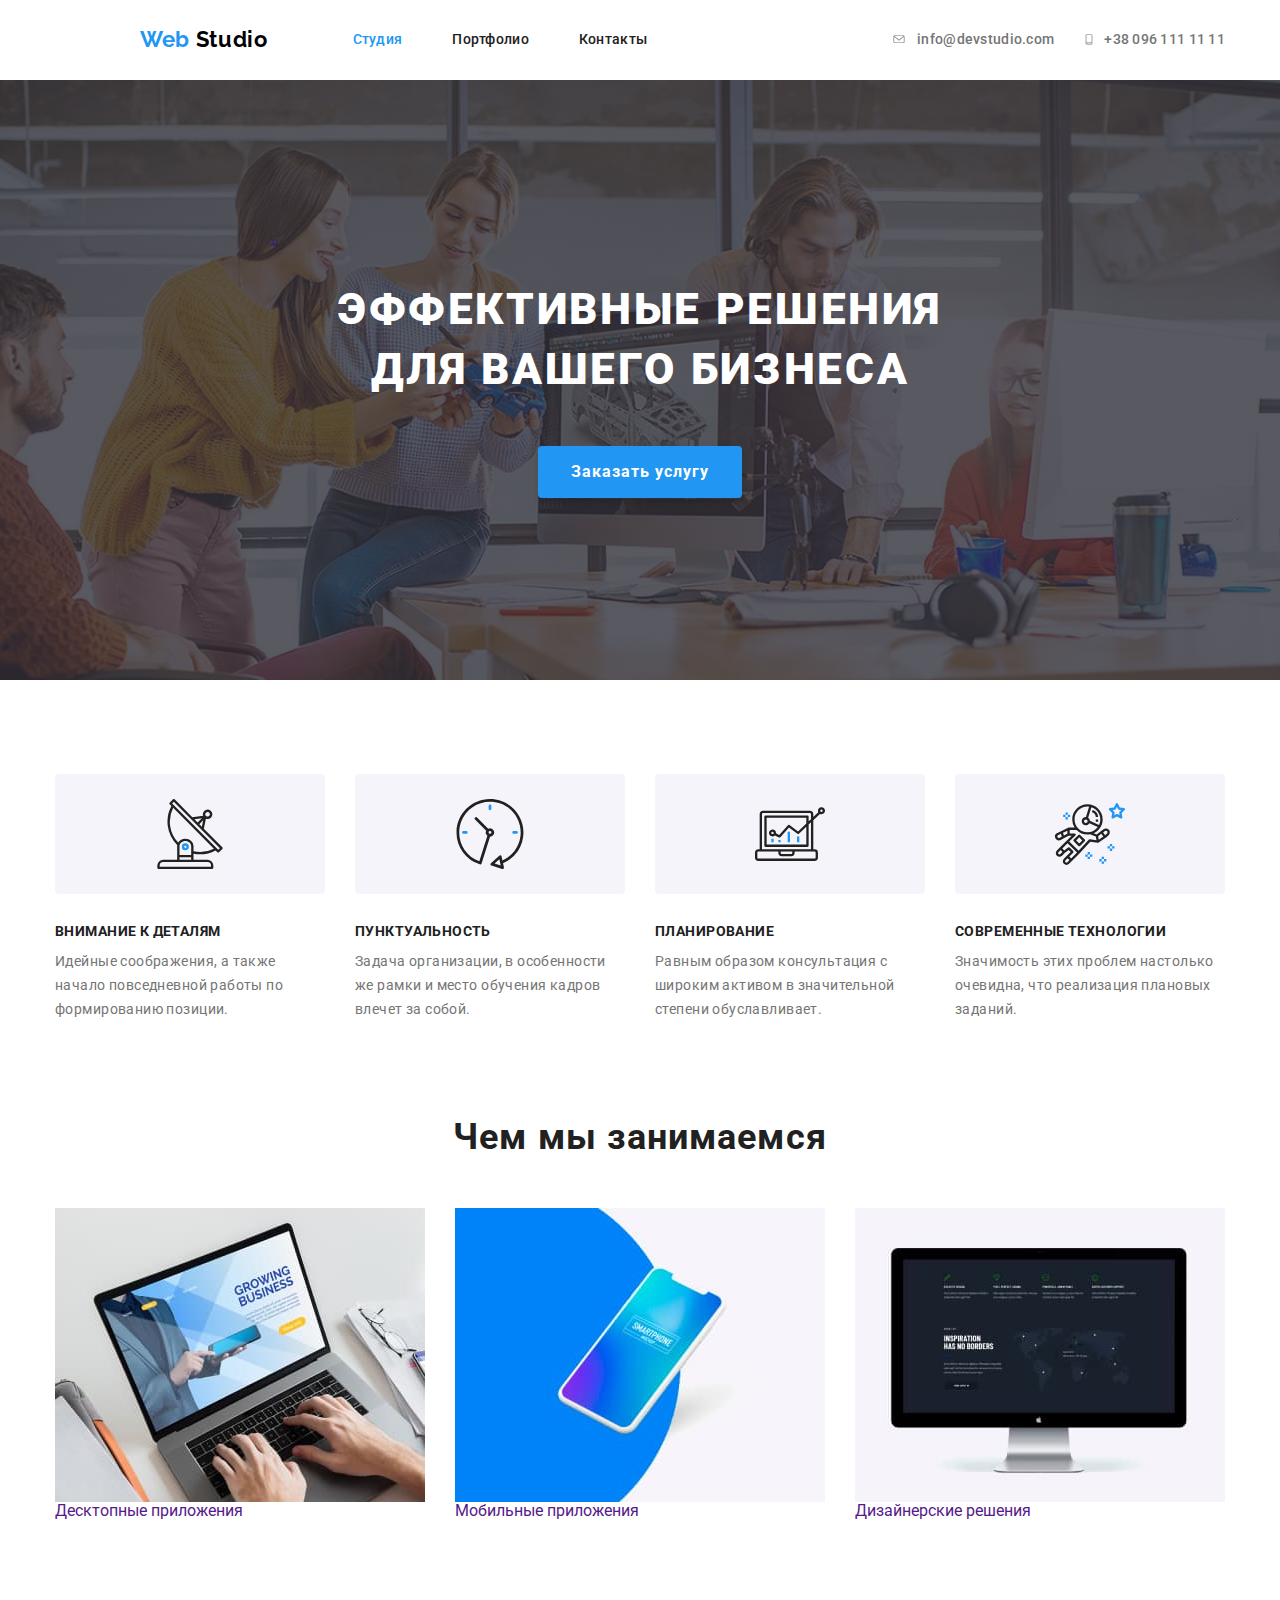
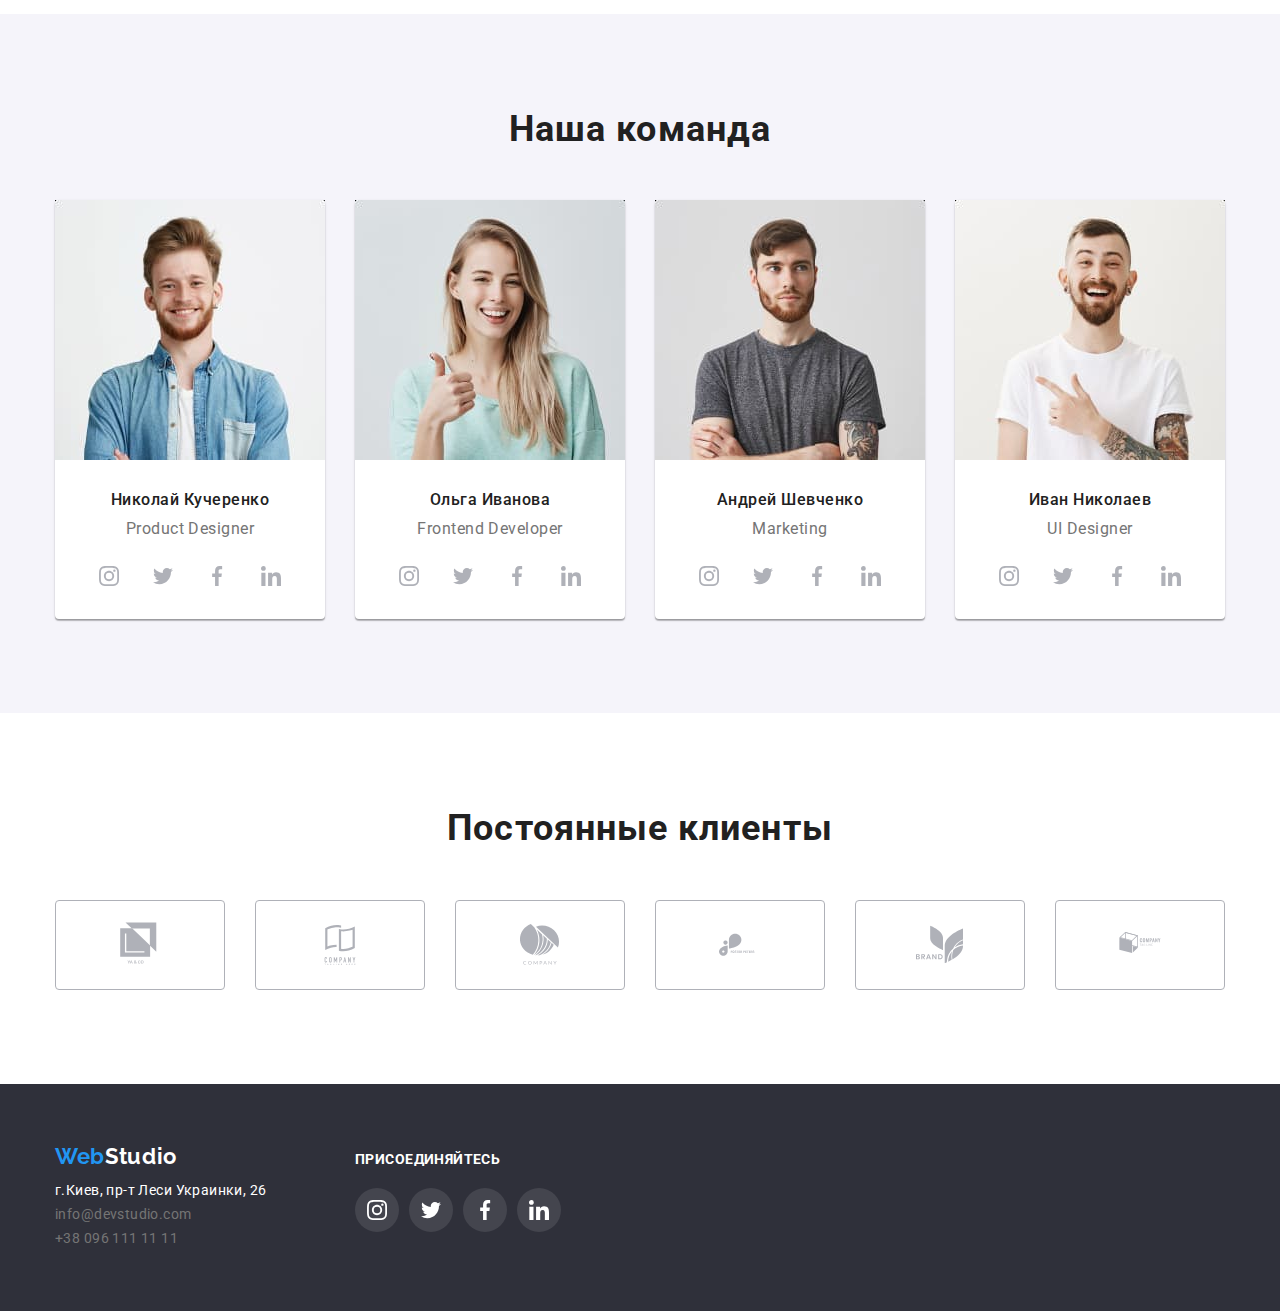
<file: index.html>
<!DOCTYPE html>
<html lang="ru">
  <head>
    <meta charset="UTF-8" />
    <meta name="viewport" content="width=device-width, initial-scale=1.0" />
    <title>Document</title>
    <link
      href="https://fonts.googleapis.com/css2?family=Raleway:wght@700&family=Roboto:ital,wght@0,400;0,700;0,900;1,500&display=swap"
      rel="stylesheet"
    />
    <link
      rel="stylesheet"
      href="https://cdnjs.cloudflare.com/ajax/libs/modern-normalize/0.6.0/modern-normalize.min.css"
    />
    <link rel="stylesheet" href="./css/styles.css" />
  </head>
  <body>
    <header>
      <div class="container main-nav">
        <nav class="site-nav">
          <a href="./" class="logo">
            <span class="logo-blue">Web</span> Studio
          </a>
          <ul class="site-nav list">
            <li class="item">
              <a href="" class="link current">Студия </a>
            </li>
            <li class="item">
              <a href="./portfolio.html" class="link">Портфолио </a>
            </li>
            <li class="item">
              <a href="" class="link">Контакты </a>
            </li>
          </ul>
        </nav>

        <address class="auth-nav">
          <ul class="auth-nav list">
            <li class="item">
              <a href="mailto:info@devstudio.com" class="link icon-nav">
                <svg class="icon-envelope">
                  <use href="./images/symbol-defs.svg#icon-envelope"></use>
                </svg>
                info@devstudio.com
              </a>
            </li>
            <li class="item">
              <a href="tel:+380961111111" class="link icon-nav">
                <svg class="icon-smartpone">
                  <use href="./images/symbol-defs.svg#icon-smartphone"></use>
                </svg>
                +38 096 111 11 11
              </a>
            </li>
          </ul>
        </address>
      </div>
    </header>

    <main>
      <div class="hero-background">
        <section class="hero">
          <div class="container hero">
            <h1 class="hero-tittle">эффективные решения для вашего бизнеса</h1>
            <a href="" class="button primary">Заказать услугу</a>
            <!-- <button type="button" class="button primary">Заказать услугу</button> -->
          </div>
        </section>
      </div>

      <!-- Преимущества  -->
      <section class="features">
        <div class="container">
          <!-- Скрытый абзац -->
          <h2 class="features-tittle-main">Преимущества</h2>

          <ul class="features-list list">
            <li class="features-item">
              <div class="features-border-icon">
                <svg class="features-icon">
                  <use href="./images/symbol-defs.svg#icon-antenna"></use>
                </svg>
              </div>

              <h3 class="features-tittle">Внимание к деталям</h3>
              <p class="features-text">
                Идейные соображения, а также начало повседневной работы по
                формированию позиции.
              </p>
            </li>

            <li class="features-item">
              <div class="features-border-icon">
                <svg class="features-icon">
                  <use href="./images/symbol-defs.svg#icon-clock"></use>
                </svg>
              </div>

              <h3 class="features-tittle">Пунктуальность</h3>
              <p class="features-text">
                Задача организации, в особенности же рамки и место обучения
                кадров влечет за собой.
              </p>
            </li>

            <li class="features-item">
              <div class="features-border-icon">
                <svg class="features-icon">
                  <use href="./images/symbol-defs.svg#icon-diagram"></use>
                </svg>
              </div>

              <h3 class="features-tittle">Планирование</h3>
              <p class="features-text">
                Равным образом консультация с широким активом в значительной
                степени обуславливает.
              </p>
            </li>

            <li class="features-item">
              <div class="features-border-icon">
                <svg class="features-icon">
                  <use href="./images/symbol-defs.svg#icon-astronaut"></use>
                </svg>
              </div>

              <h3 class="features-tittle">Современные технологии</h3>
              <p class="features-text">
                Значимость этих проблем настолько очевидна, что реализация
                плановых заданий.
              </p>
            </li>
          </ul>
        </div>
      </section>

      <!-- Чем мы занимемся -->
      <section class="example">
        <div class="container">
          <h2 class="example-tittle">Чем мы занимаемся</h2>

          <ul class="example-list list">
            <li class="example-item">
              <a href="">
                <img
                  src="./images/laptop.jpg"
                  alt="Компьютер"
                  width="370"
                  height="294"
                />
                <p class="example-text">Десктопные приложения</p>
              </a>
            </li>

            <li class="example-item">
              <a href="">
                <img
                  src="./images/mobile.jpg"
                  alt="Смартфон"
                  width="370"
                  height="294"
                />
                <p class="example-text">Мобильные приложения</p>
              </a>
            </li>

            <li class="example-item">
              <a href="">
                <img
                  src="./images/designe.jpg"
                  alt="Интерфейс"
                  width="370"
                  height="294"
                />
                <p class="example-text">Дизайнерские решения</p>
              </a>
            </li>
          </ul>
        </div>
      </section>

      <!-- Команда -->
      <section class="team section-team">
        <div class="container">
          <h2 class="team-tittle">Наша команда</h2>

          <ul class="team-list list">
            <li class="team-item">
              <img
                src="./images/team/john.jpg"
                alt="Николай Кучеренко"
                width="270"
                height="260"
              />

              <h3 class="team-name">Николай Кучеренко</h3>
              <p class="team-profession">Product Designer</p>

              <ul class="social-list list">
                <li class="social-item">
                  <a
                    href=""
                    aria-label="Ссылка на инстаграм"
                    class="link social-border-icon"
                  >
                    <svg class="social-icon">
                      <use href="./images/symbol-defs.svg#icon-instagram"></use>
                    </svg>
                  </a>
                </li>
                <li class="social-item">
                  <a
                    href=""
                    aria-label="Ссылка на твиттер"
                    class="link social-border-icon"
                  >
                    <svg class="social-icon">
                      <use href="./images/symbol-defs.svg#icon-twitter"></use>
                    </svg>
                  </a>
                </li>
                <li class="social-item">
                  <a
                    href=""
                    aria-label="Ссылка на фейсбук"
                    class="link social-border-icon"
                  >
                    <svg class="social-icon">
                      <use href="./images/symbol-defs.svg#icon-facebook"></use>
                    </svg>
                  </a>
                </li>
                <li class="social-item">
                  <a
                    href=""
                    aria-label="Ссылка на линкедин"
                    class="link social-border-icon"
                  >
                    <svg class="social-icon">
                      <use href="./images/symbol-defs.svg#icon-linkedin"></use>
                    </svg>
                  </a>
                </li>
              </ul>
            </li>

            <li class="team-item">
              <img
                src="./images/team/marta.jpg"
                alt="Ольга Иванова"
                width="270"
                height="260"
              />

              <h3 class="team-name">Ольга Иванова</h3>
              <p class="team-profession">Frontend Developer</p>

              <ul class="social-list list">
                <li class="social-item">
                  <a
                    href=""
                    aria-label="Ссылка на инстаграм"
                    class="link social-border-icon"
                  >
                    <svg class="social-icon">
                      <use href="./images/symbol-defs.svg#icon-instagram"></use>
                    </svg>
                  </a>
                </li>
                <li class="social-item">
                  <a
                    href=""
                    aria-label="Ссылка на твиттер"
                    class="link social-border-icon"
                  >
                    <svg class="social-icon">
                      <use href="./images/symbol-defs.svg#icon-twitter"></use>
                    </svg>
                  </a>
                </li>
                <li class="social-item">
                  <a
                    href=""
                    aria-label="Ссылка на фейсбук"
                    class="link social-border-icon"
                  >
                    <svg class="social-icon">
                      <use href="./images/symbol-defs.svg#icon-facebook"></use>
                    </svg>
                  </a>
                </li>
                <li class="social-item">
                  <a
                    href=""
                    aria-label="Ссылка на линкедин"
                    class="link social-border-icon"
                  >
                    <svg class="social-icon">
                      <use href="./images/symbol-defs.svg#icon-linkedin"></use>
                    </svg>
                  </a>
                </li>
              </ul>
            </li>

            <li class="team-item">
              <img
                src="./images/team/robert.jpg"
                alt="Андрей Шевченко"
                width="270"
                height="260"
              />

              <h3 class="team-name">Андрей Шевченко</h3>
              <p class="team-profession">Marketing</p>

              <ul class="social-list list">
                <li class="social-item">
                  <a
                    href=""
                    aria-label="Ссылка на инстаграм"
                    class="link social-border-icon"
                  >
                    <svg class="social-icon">
                      <use href="./images/symbol-defs.svg#icon-instagram"></use>
                    </svg>
                  </a>
                </li>
                <li class="social-item">
                  <a
                    href=""
                    aria-label="Ссылка на твиттер"
                    class="link social-border-icon"
                  >
                    <svg class="social-icon">
                      <use href="./images/symbol-defs.svg#icon-twitter"></use>
                    </svg>
                  </a>
                </li>
                <li class="social-item">
                  <a
                    href=""
                    aria-label="Ссылка на фейсбук"
                    class="link social-border-icon"
                  >
                    <svg class="social-icon">
                      <use href="./images/symbol-defs.svg#icon-facebook"></use>
                    </svg>
                  </a>
                </li>
                <li class="social-item">
                  <a
                    href=""
                    aria-label="Ссылка на линкедин"
                    class="link social-border-icon"
                  >
                    <svg class="social-icon">
                      <use href="./images/symbol-defs.svg#icon-linkedin"></use>
                    </svg>
                  </a>
                </li>
              </ul>
            </li>

            <li class="team-item">
              <img
                src="./images/team/martin.jpg"
                alt="Иван Николаев"
                width="270"
                height="260"
              />

              <h3 class="team-name">Иван Николаев</h3>
              <p class="team-profession">UI Designer</p>

              <ul class="social-list list">
                <li class="social-item">
                  <a
                    href=""
                    aria-label="Ссылка на инстаграм"
                    class="link social-border-icon"
                  >
                    <svg class="social-icon">
                      <use href="./images/symbol-defs.svg#icon-instagram"></use>
                    </svg>
                  </a>
                </li>
                <li class="social-item">
                  <a
                    href=""
                    aria-label="Ссылка на твиттер"
                    class="link social-border-icon"
                  >
                    <svg class="social-icon">
                      <use href="./images/symbol-defs.svg#icon-twitter"></use>
                    </svg>
                  </a>
                </li>
                <li class="social-item">
                  <a
                    href=""
                    aria-label="Ссылка на фейсбук"
                    class="link social-border-icon"
                  >
                    <svg class="social-icon">
                      <use href="./images/symbol-defs.svg#icon-facebook"></use>
                    </svg>
                  </a>
                </li>
                <li class="social-item">
                  <a
                    href=""
                    aria-label="Ссылка на линкедин"
                    class="link social-border-icon"
                  >
                    <svg class="social-icon">
                      <use href="./images/symbol-defs.svg#icon-linkedin"></use>
                    </svg>
                  </a>
                </li>
              </ul>
            </li>
          </ul>
        </div>
      </section>

      <!-- Постоянные клиенты -->
      <section class="clients">
        <div class="container">
          <h2 class="clients-tittle">Постоянные клиенты</h2>

          <ul class="clients-list list">
            <li class="clients-item">
              <a
                href=""
                aria-label="Ссылка на клиента 1"
                class="link clients-border"
              >
                <svg class="clients-icon" width="44" height="49">
                  <use href="./images/symbol-defs.svg#icon-client-one"></use>
                </svg>
              </a>
            </li>
            <li class="clients-item">
              <a
                href=""
                aria-label="Ссылка на клиента 2"
                class="link clients-border"
              >
                <svg class="clients-icon" width="40" height="52">
                  <use href="./images/symbol-defs.svg#icon-client-two"></use>
                </svg>
              </a>
            </li>
            <li class="clients-item">
              <a
                href=""
                aria-label="Ссылка на клиента 3"
                class="link clients-border"
              >
                <svg class="clients-icon" width="41" height="43">
                  <use href="./images/symbol-defs.svg#icon-client-three"></use>
                </svg>
              </a>
            </li>
            <li class="clients-item">
              <a
                href=""
                aria-label="Ссылка на клиента 4"
                class="link clients-border"
              >
                <svg class="clients-icon" width="80" height="42">
                  <use href="./images/symbol-defs.svg#icon-client-four"></use>
                </svg>
              </a>
            </li>
            <li class="clients-item">
              <a
                href=""
                aria-label="Ссылка на клиента 5"
                class="link clients-border"
              >
                <svg class="clients-icon" width="59" height="47">
                  <use href="./images/symbol-defs.svg#icon-client-five"></use>
                </svg>
              </a>
            </li>
            <li class="clients-item">
              <a
                href=""
                aria-label="Ссылка на клиента 6"
                class="link clients-border"
              >
                <svg class="clients-icon" width="88" height="45">
                  <use href="./images/symbol-defs.svg#icon-client-six"></use>
                </svg>
              </a>
            </li>
          </ul>
        </div>
      </section>
    </main>

    <footer>
      <div class="footer container">
        <div class="footer-flex">
          <a href="./" class="logo-white">
            <span class="logo-blue">Web</span>Studio
          </a>

          <address class="footer-flex">
            <ul class="footer-flex list">
              <li class="footer-flex-item">
                <p class="address-str">
                  г.Киев, пр-т Леси Украинки, 26
                </p>
              </li>
              <li class="footer-flex-item">
                <a href="mailto:info@devstudio.com" class="address-contact"
                  >info@devstudio.com</a
                >
              </li>
              <li class="footer-flex-item">
                <a href="tel:+380961111111" class="address-contact"
                  >+38 096 111 11 11</a
                >
              </li>
            </ul>
          </address>
        </div>

        <div class="invite-flex">
          <b class="invite invite-flex">присоединяйтесь</b>
          <ul class="invite-list list">
            <li class="invite-item">
              <a
                href=""
                aria-label="Ссылка на инстаграм"
                class="link invite-border"
              >
                <svg class="invite-icon">
                  <use href="./images/symbol-defs.svg#icon-instagram"></use>
                </svg>
              </a>
            </li>
            <li class="invite-item">
              <a
                href=""
                aria-label="Ссылка на твиттер"
                class="link invite-border"
              >
                <svg class="invite-icon">
                  <use href="./images/symbol-defs.svg#icon-twitter"></use>
                </svg>
              </a>
            </li>
            <li class="invite-item">
              <a
                href=""
                aria-label="Ссылка на фейсбук"
                class="link invite-border"
              >
                <svg class="invite-icon">
                  <use href="./images/symbol-defs.svg#icon-facebook"></use>
                </svg>
              </a>
            </li>
            <li class="invite-item">
              <a
                href=""
                aria-label="Ссылка на линкедин"
                class="link invite-border"
              >
                <svg class="invite-icon">
                  <use href="./images/symbol-defs.svg#icon-linkedin"></use>
                </svg>
              </a>
            </li>
          </ul>
        </div>
      </div>

      <!-- <div class="container copyright-list">
        <p class="copyright">2020 &#124; Developed by GoIT Students</p>
      </div> -->
    </footer>
  </body>
</html>
</file>
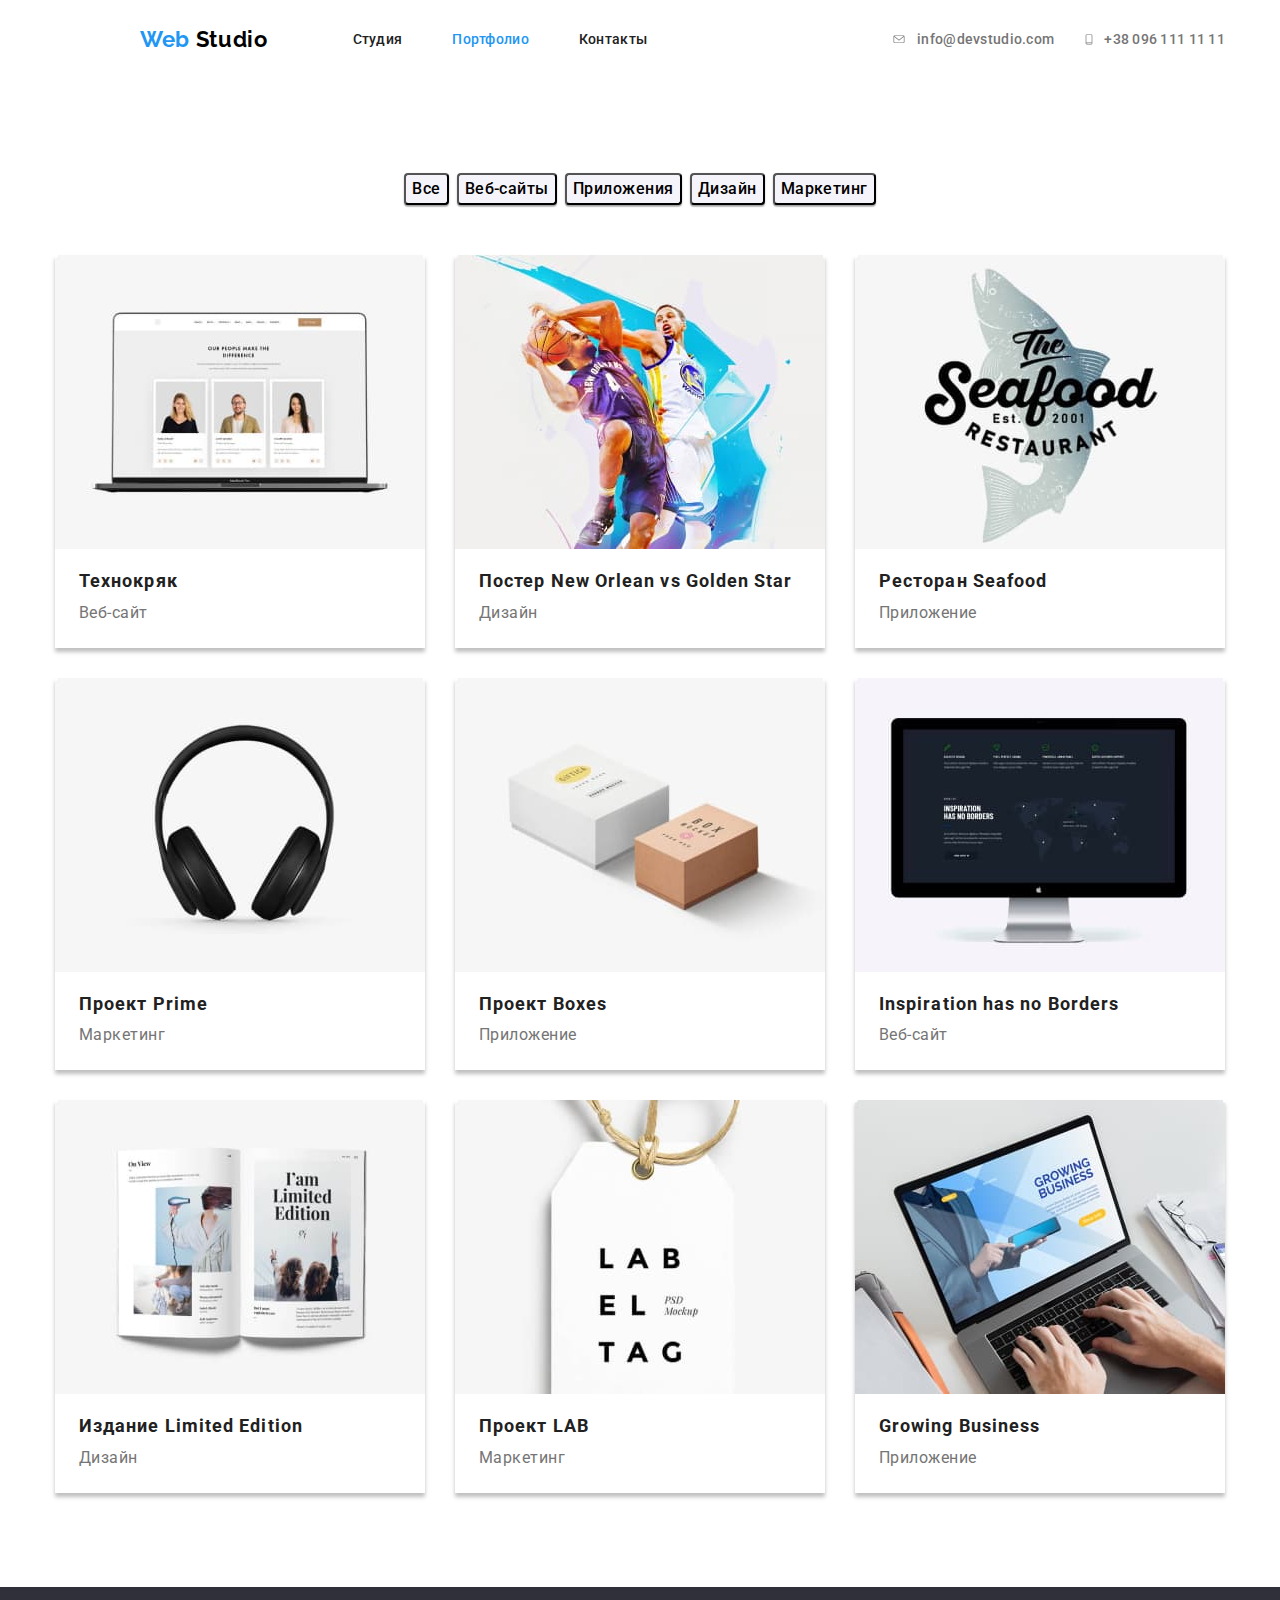
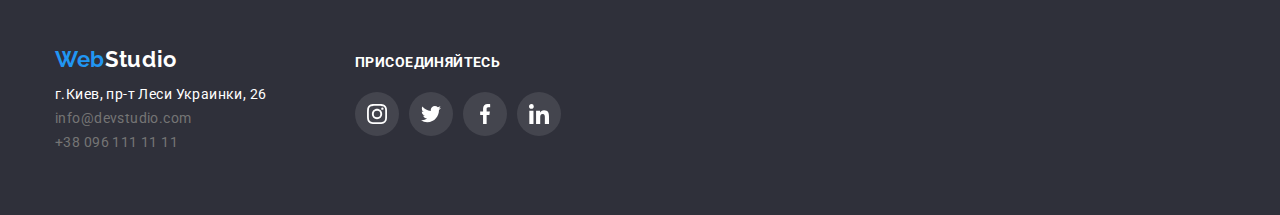
<file: portfolio.html>
<!DOCTYPE html>
<html lang="ru">
  <head>
    <meta charset="UTF-8" />
    <meta name="viewport" content="width=device-width, initial-scale=1.0" />
    <title>Document</title>
    <link
      href="https://fonts.googleapis.com/css2?family=Raleway:wght@700&family=Roboto:ital,wght@0,400;0,700;0,900;1,500&display=swap"
      rel="stylesheet"
    />
    <link
      rel="stylesheet"
      href="https://cdnjs.cloudflare.com/ajax/libs/modern-normalize/0.6.0/modern-normalize.min.css"
    />
    <link rel="stylesheet" href="./css/styles.css" />
  </head>

  <body>
    <header>
      <div class="container main-nav portfolio-margin">
        <nav class="site-nav">
          <a href="./" class="logo">
            <span class="logo-blue">Web</span> Studio
          </a>
          <ul class="site-nav list">
            <li class="item">
              <a href="./index.html" class="link">Студия </a>
            </li>
            <li class="item">
              <a href="" class="link current">Портфолио </a>
            </li>
            <li class="item">
              <a href="" class="link">Контакты </a>
            </li>
          </ul>
        </nav>

        <address class="auth-nav">
          <ul class="auth-nav list">
            <li class="item">
              <a href="mailto:info@devstudio.com" class="link icon-nav">
                <svg class="icon-envelope">
                  <use href="./images/symbol-defs.svg#icon-envelope"></use>
                </svg>
                info@devstudio.com
              </a>
            </li>
            <li class="item">
              <a href="tel:+380961111111" class="link icon-nav">
                <svg class="icon-smartpone">
                  <use href="./images/symbol-defs.svg#icon-smartphone"></use>
                </svg>
                +38 096 111 11 11
              </a>
            </li>
          </ul>
        </address>
      </div>
    </header>

    <main>
      <section>
        <!-- позже скрыть абзац "Примеры работ" -->
        <!-- <h1>Примеры работ</h1> -->

        <div class="container btn">
          <button type="button" class="button">Все</button>
          <button type="button" class="button">Веб-сайты</button>
          <button type="button" class="button">Приложения</button>
          <button type="button" class="button">Дизайн</button>
          <button type="button" class="button">Маркетинг</button>
        </div>

        <div class="container work">
          <ul class="work-list list">
            <li class="work-item">
              <a href=""
                ><img
                  src="./images/portfolio/tech.jpg"
                  alt="Технокряк"
                  width="370"
                  height="294"
                />
                <h2 class="work-tittle">Технокряк</h2>
                <p class="work-text">Веб-сайт</p>
              </a>
            </li>
            <li class="work-item">
              <a href=""
                ><img
                  src="./images/portfolio/nogs.jpg"
                  alt="Постер"
                  width="370"
                  height="294"
                />
                <h2 class="work-tittle">Постер New Orlean vs Golden Star</h2>
                <p class="work-text">Дизайн</p>
              </a>
            </li>
            <li class="work-item">
              <a href=""
                ><img
                  src="./images/portfolio/seafood.jpg"
                  alt="Логотип ресторана"
                  width="370"
                  height="294"
                />
                <h2 class="work-tittle">Ресторан Seafood</h2>
                <p class="work-text">Приложение</p>
              </a>
            </li>
            <li class="work-item">
              <a href=""
                ><img
                  src="./images/portfolio/headphones.jpg"
                  alt="Наушники"
                  width="370"
                  height="294"
                />
                <h2 class="work-tittle">Проект Prime</h2>
                <p class="work-text">Маркетинг</p>
              </a>
            </li>
            <li class="work-item">
              <a href=""
                ><img
                  src="./images/portfolio/boxes.jpg"
                  alt="Коробки"
                  width="370"
                  height="294"
                />
                <h2 class="work-tittle">Проект Boxes</h2>
                <p class="work-text">Приложение</p>
              </a>
            </li>
            <li class="work-item">
              <a href=""
                ><img
                  src="./images/portfolio/inspiration.jpg"
                  alt="Интерфейс"
                  width="370"
                  height="294"
                />
                <h2 class="work-tittle">Inspiration has no Borders</h2>
                <p class="work-text">Веб-сайт</p>
              </a>
            </li>
            <li class="work-item">
              <a href=""
                ><img
                  src="./images/portfolio/limitededit.jpg"
                  alt="Книга"
                  width="370"
                  height="294"
                />
                <h2 class="work-tittle">Издание Limited Edition</h2>
                <p class="work-text">Дизайн</p>
              </a>
            </li>
            <li class="work-item">
              <a href=""
                ><img
                  src="./images/portfolio/lab.jpg"
                  alt="Бирка"
                  width="370"
                  height="294"
                />
                <h2 class="work-tittle">Проект LAB</h2>
                <p class="work-text">Маркетинг</p>
              </a>
            </li>
            <li class="work-item">
              <a href=""
                ><img
                  src="./images/portfolio/growing.jpg"
                  alt="Ноутбук"
                  width="370"
                  height="294"
                />
                <h2 class="work-tittle">Growing Business</h2>
                <p class="work-text">Приложение</p>
              </a>
            </li>
          </ul>
        </div>
      </section>
    </main>

    <footer>
      <div class="container footer">
        <div class="footer-flex">
          <a href="./" class="logo-white">
            <span class="logo-blue">Web</span>Studio
          </a>

          <address class="footer-flex">
            <ul class="footer-flex list">
              <li class="footer-flex-item">
                <p class="address-str">
                  г.Киев, пр-т Леси Украинки, 26
                </p>
              </li>
              <li class="footer-flex-item">
                <a href="mailto:info@devstudio.com" class="address-contact"
                  >info@devstudio.com</a
                >
              </li>
              <li class="footer-flex-item">
                <a href="tel:+380961111111" class="address-contact"
                  >+38 096 111 11 11</a
                >
              </li>
            </ul>
          </address>
        </div>

        <div class="invite-flex">
          <b class="invite invite-flex">присоединяйтесь</b>
          <ul class="invite-list list">
            <li class="invite-item">
              <a
                href=""
                aria-label="Ссылка на инстаграм"
                class="link invite-border"
              >
                <svg class="invite-icon">
                  <use href="./images/symbol-defs.svg#icon-instagram"></use>
                </svg>
              </a>
            </li>
            <li class="invite-item">
              <a
                href=""
                aria-label="Ссылка на твиттер"
                class="link invite-border"
              >
                <svg class="invite-icon">
                  <use href="./images/symbol-defs.svg#icon-twitter"></use>
                </svg>
              </a>
            </li>
            <li class="invite-item">
              <a
                href=""
                aria-label="Ссылка на фейсбук"
                class="link invite-border"
              >
                <svg class="invite-icon">
                  <use href="./images/symbol-defs.svg#icon-facebook"></use>
                </svg>
              </a>
            </li>
            <li class="invite-item">
              <a
                href=""
                aria-label="Ссылка на линкедин"
                class="link invite-border"
              >
                <svg class="invite-icon">
                  <use href="./images/symbol-defs.svg#icon-linkedin"></use>
                </svg>
              </a>
            </li>
          </ul>
        </div>
      </div>

      <!-- <div class="container copyright-list">
        <p class="copyright">2020 &#124; Developed by GoIT Students</p>
      </div> -->
    </footer>
  </body>
</html>
</file>
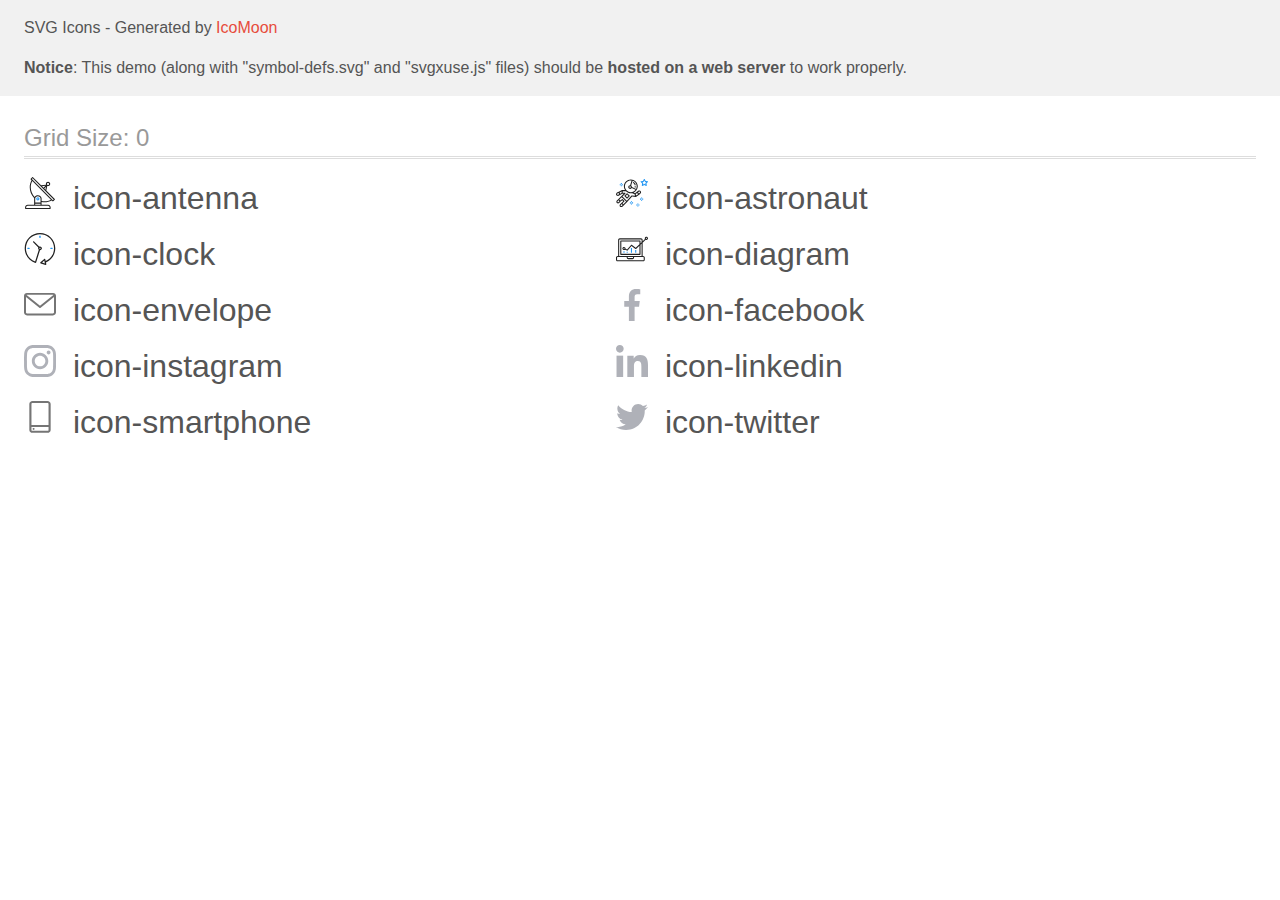
<file: icomoon/demo-external-svg.html>
<!doctype html>
<html>
<head>
    <title>IcoMoon - SVG Icons</title>
    <meta charset="utf-8">
    <meta name="viewport" content="width=device-width, initial-scale=1">
    <link rel="stylesheet" href="demo-files/demo.css">
    <link rel="stylesheet" href="style.css">
</head>
<body>
<header class="bgc1 clearfix">
<div class="mhl">
    <p>SVG Icons - Generated by <a href="https://icomoon.io/app">IcoMoon</a></p><p><strong>Notice</strong>: This demo (along with "symbol-defs.svg" and "svgxuse.js" files) should be <b>hosted on a web server</b> to work properly.</p>
</div>
</header>
    <div class="clearfix mhl ptl">
        <h1 class="mvm mtn fgc1">Grid Size: 0</h1>
        <div class="glyph fs1">
            <div class="clearfix pbs">
                <svg class="icon icon-antenna"><use xlink:href="symbol-defs.svg#icon-antenna"></use></svg><span class="name"> icon-antenna</span>
            </div>
        </div>
        <div class="glyph fs1">
            <div class="clearfix pbs">
                <svg class="icon icon-astronaut"><use xlink:href="symbol-defs.svg#icon-astronaut"></use></svg><span class="name"> icon-astronaut</span>
            </div>
        </div>
        <div class="glyph fs1">
            <div class="clearfix pbs">
                <svg class="icon icon-clock"><use xlink:href="symbol-defs.svg#icon-clock"></use></svg><span class="name"> icon-clock</span>
            </div>
        </div>
        <div class="glyph fs1">
            <div class="clearfix pbs">
                <svg class="icon icon-diagram"><use xlink:href="symbol-defs.svg#icon-diagram"></use></svg><span class="name"> icon-diagram</span>
            </div>
        </div>
        <div class="glyph fs1">
            <div class="clearfix pbs">
                <svg class="icon icon-envelope"><use xlink:href="symbol-defs.svg#icon-envelope"></use></svg><span class="name"> icon-envelope</span>
            </div>
        </div>
        <div class="glyph fs1">
            <div class="clearfix pbs">
                <svg class="icon icon-facebook"><use xlink:href="symbol-defs.svg#icon-facebook"></use></svg><span class="name"> icon-facebook</span>
            </div>
        </div>
        <div class="glyph fs1">
            <div class="clearfix pbs">
                <svg class="icon icon-instagram"><use xlink:href="symbol-defs.svg#icon-instagram"></use></svg><span class="name"> icon-instagram</span>
            </div>
        </div>
        <div class="glyph fs1">
            <div class="clearfix pbs">
                <svg class="icon icon-linkedin"><use xlink:href="symbol-defs.svg#icon-linkedin"></use></svg><span class="name"> icon-linkedin</span>
            </div>
        </div>
        <div class="glyph fs1">
            <div class="clearfix pbs">
                <svg class="icon icon-smartphone"><use xlink:href="symbol-defs.svg#icon-smartphone"></use></svg><span class="name"> icon-smartphone</span>
            </div>
        </div>
        <div class="glyph fs1">
            <div class="clearfix pbs">
                <svg class="icon icon-twitter"><use xlink:href="symbol-defs.svg#icon-twitter"></use></svg><span class="name"> icon-twitter</span>
            </div>
        </div>
  </div>
<script defer src="svgxuse.js"></script>
</body>
</html>
</file>
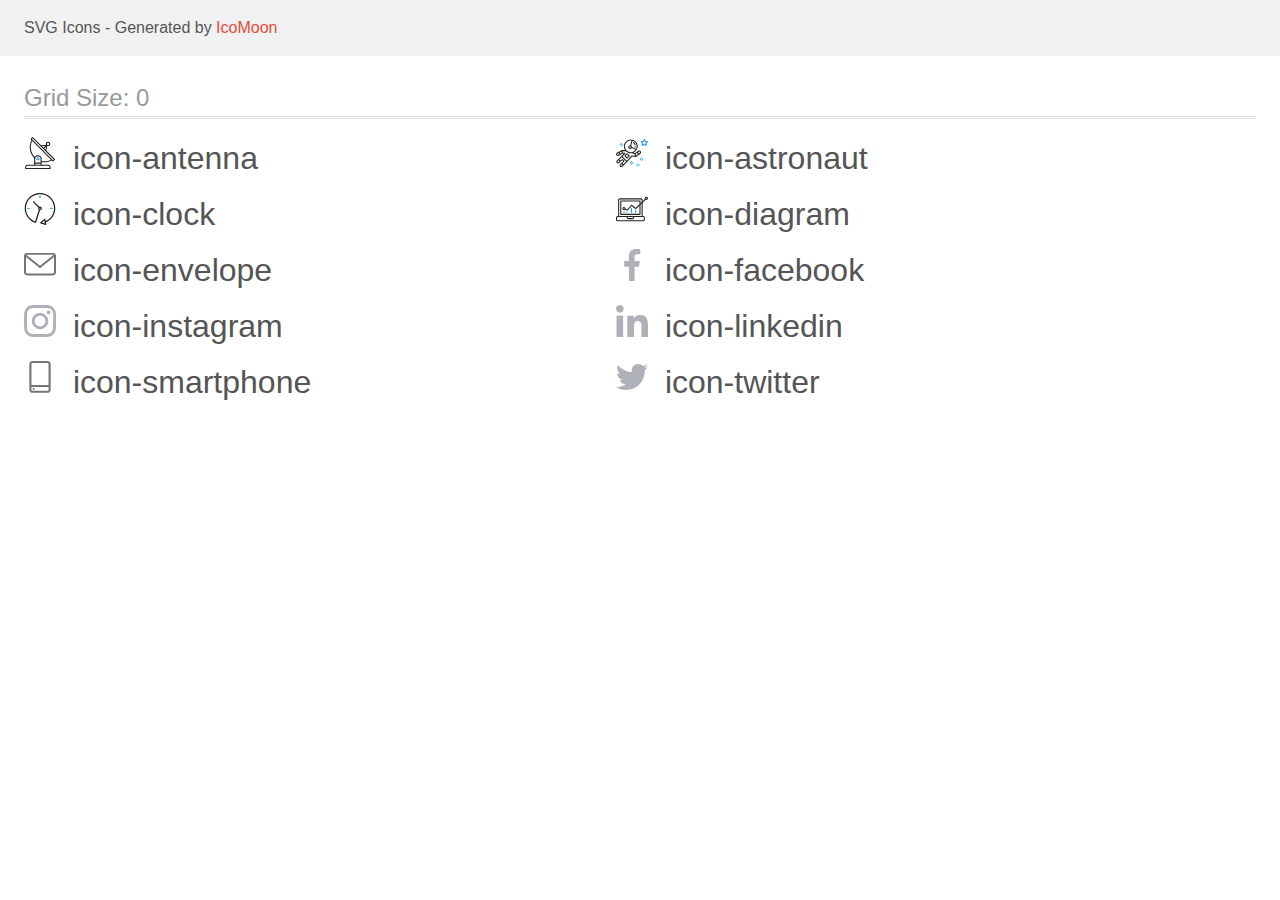
<file: icomoon/demo.html>
<!doctype html>
<html>
<head>
    <title>IcoMoon - SVG Icons</title>
    <meta charset="utf-8">
    <meta name="viewport" content="width=device-width, initial-scale=1">
    <link rel="stylesheet" href="demo-files/demo.css">
    <link rel="stylesheet" href="style.css">
</head>
<body>
<svg aria-hidden="true" style="position: absolute; width: 0; height: 0; overflow: hidden;" version="1.1" xmlns="http://www.w3.org/2000/svg" xmlns:xlink="http://www.w3.org/1999/xlink">
<defs>
<symbol id="icon-antenna" viewBox="0 0 32 32">
<path fill="#212121" style="fill: var(--color1, #212121)" d="M30.773 22.098l-8.443-8.505 0.937-4.615c0.242 0.094 0.499 0.144 0.758 0.146h0.006c1.192 0.014 2.17-0.941 2.184-2.133s-0.941-2.17-2.133-2.184c-1.192-0.014-2.17 0.941-2.184 2.133-0.003 0.255 0.039 0.509 0.125 0.749l-4.96 0.605-8.091-8.133c-0.099-0.101-0.235-0.159-0.377-0.16-0.14 0.001-0.274 0.056-0.373 0.155l-1.513 1.504c-0.208 0.208-0.208 0.546 0 0.754l0.814 0.826c-3.153 5.798-2.129 12.978 2.519 17.663 0.043 0.041 0.092 0.074 0.146 0.098-0.034 0.18-0.051 0.364-0.052 0.547v6.187h-6.4c-1.472 0.002-2.665 1.195-2.667 2.667v1.067c0 0.295 0.239 0.533 0.533 0.533h24.533c0.295 0 0.533-0.239 0.533-0.533v-1.067c-0.002-1.472-1.195-2.665-2.667-2.667h-6.4v-2.742c1.003 0.21 2.024 0.317 3.049 0.32 2.458-0.003 4.877-0.615 7.040-1.783l0.818 0.823c0.099 0.101 0.235 0.159 0.377 0.16 0.14-0.001 0.274-0.056 0.373-0.155l1.513-1.504c0.208-0.208 0.208-0.546 0-0.754zM23.28 6.233c0.418-0.415 1.093-0.414 1.508 0.004s0.414 1.093-0.004 1.508c-0.2 0.199-0.47 0.31-0.752 0.31h-0.003c-0.589-0.003-1.064-0.483-1.061-1.072 0.002-0.282 0.115-0.552 0.314-0.751h-0.002zM22.024 9.738l-0.598 2.946-1.175-1.182 1.774-1.763zM21.419 8.836l-1.92 1.909-1.485-1.493 3.405-0.415zM24.004 28.8c0.884 0 1.6 0.716 1.6 1.6v0.533h-23.467v-0.533c0-0.884 0.716-1.6 1.6-1.6h20.267zM16.537 26.667v1.067h-5.333v-1.067h5.333zM11.204 25.6v-4.053c0-1.294 1.196-2.347 2.667-2.347s2.667 1.053 2.667 2.347v4.053h-5.333zM17.604 23.904v-2.357c0-1.882-1.675-3.413-3.733-3.413-1.331-0.020-2.576 0.657-3.281 1.786-4.058-4.274-4.971-10.645-2.279-15.887l18.602 18.708c-2.872 1.461-6.165 1.873-9.309 1.163zM28.893 23.22l-21.057-21.181 0.755-0.752 7.935 7.98c0.004 0 0.006 0.007 0.010 0.010l13.115 13.191-0.757 0.752z"></path>
<path fill="#2196f3" style="fill: var(--color2, #2196f3)" d="M13.876 20.267h-0.005c-0.884-0.001-1.601 0.714-1.602 1.598s0.714 1.601 1.598 1.602h0.005c0.884 0.001 1.601-0.714 1.602-1.598s-0.714-1.601-1.598-1.602zM14.249 22.245c-0.1 0.1-0.236 0.156-0.378 0.155-0.295-0.002-0.532-0.242-0.531-0.536 0.001-0.141 0.057-0.276 0.157-0.375s0.233-0.154 0.373-0.155c0.295 0.002 0.532 0.241 0.53 0.536-0.001 0.141-0.057 0.276-0.157 0.375h0.005z"></path>
</symbol>
<symbol id="icon-astronaut" viewBox="0 0 32 32">
<path fill="#2196f3" style="fill: var(--color2, #2196f3)" d="M31.974 4.524c-0.063-0.193-0.229-0.333-0.43-0.363l-1.91-0.278-0.855-1.731c-0.179-0.365-0.777-0.365-0.956 0l-0.855 1.731-1.91 0.278c-0.201 0.029-0.367 0.17-0.431 0.363-0.062 0.193-0.011 0.405 0.135 0.547l1.383 1.348-0.326 1.903c-0.034 0.2 0.048 0.402 0.212 0.522 0.166 0.121 0.382 0.135 0.562 0.040l1.709-0.899 1.709 0.899c0.078 0.041 0.164 0.061 0.249 0.061 0.11 0 0.221-0.034 0.314-0.102 0.164-0.119 0.246-0.322 0.212-0.522l-0.326-1.903 1.383-1.348c0.145-0.142 0.197-0.354 0.135-0.547zM29.511 5.851c-0.125 0.122-0.183 0.299-0.153 0.472l0.191 1.114-1-0.526c-0.078-0.041-0.163-0.061-0.249-0.061s-0.17 0.020-0.249 0.061l-1.001 0.526 0.191-1.114c0.030-0.173-0.028-0.349-0.153-0.472l-0.81-0.789 1.119-0.163c0.174-0.025 0.324-0.134 0.402-0.292l0.5-1.013 0.5 1.013c0.078 0.157 0.228 0.267 0.402 0.292l1.119 0.163-0.809 0.789z"></path>
<path fill="#2196f3" style="fill: var(--color2, #2196f3)" d="M26.133 20.522h-1.067v1.067h1.067v-1.067z"></path>
<path fill="#2196f3" style="fill: var(--color2, #2196f3)" d="M26.133 22.656h-1.067v1.067h1.067v-1.067z"></path>
<path fill="#2196f3" style="fill: var(--color2, #2196f3)" d="M27.2 21.589h-1.067v1.067h1.067v-1.067z"></path>
<path fill="#2196f3" style="fill: var(--color2, #2196f3)" d="M25.067 21.589h-1.067v1.067h1.067v-1.067z"></path>
<path fill="#2196f3" style="fill: var(--color2, #2196f3)" d="M22.4 26.389h-1.067v1.067h1.067v-1.067z"></path>
<path fill="#2196f3" style="fill: var(--color2, #2196f3)" d="M22.4 28.522h-1.067v1.067h1.067v-1.067z"></path>
<path fill="#2196f3" style="fill: var(--color2, #2196f3)" d="M23.467 27.456h-1.067v1.067h1.067v-1.067z"></path>
<path fill="#2196f3" style="fill: var(--color2, #2196f3)" d="M21.333 27.456h-1.067v1.067h1.067v-1.067z"></path>
<path fill="#2196f3" style="fill: var(--color2, #2196f3)" d="M16 24.256h-1.067v1.067h1.067v-1.067z"></path>
<path fill="#2196f3" style="fill: var(--color2, #2196f3)" d="M16 26.389h-1.067v1.067h1.067v-1.067z"></path>
<path fill="#2196f3" style="fill: var(--color2, #2196f3)" d="M17.067 25.322h-1.067v1.067h1.067v-1.067z"></path>
<path fill="#2196f3" style="fill: var(--color2, #2196f3)" d="M14.933 25.322h-1.067v1.067h1.067v-1.067z"></path>
<path fill="#2196f3" style="fill: var(--color2, #2196f3)" d="M5.866 6.122h-1.067v1.067h1.067v-1.067z"></path>
<path fill="#2196f3" style="fill: var(--color2, #2196f3)" d="M5.866 8.255h-1.067v1.067h1.067v-1.067z"></path>
<path fill="#2196f3" style="fill: var(--color2, #2196f3)" d="M6.933 7.189h-1.067v1.067h1.067v-1.067z"></path>
<path fill="#2196f3" style="fill: var(--color2, #2196f3)" d="M4.8 7.189h-1.067v1.067h1.067v-1.067z"></path>
<path fill="#212121" style="fill: var(--color1, #212121)" d="M24.715 14.159c-0.287-0.388-0.709-0.637-1.188-0.705-0.481-0.068-0.956 0.058-1.34 0.352l-1.252 0.96-1.898 1.417-1.358-0.541c2.421-1.086 4.114-3.508 4.114-6.32 0-3.823-3.123-6.933-6.961-6.933s-6.961 3.11-6.961 6.933c0 1.386 0.414 2.674 1.12 3.758l-2.764-0.024c-0.002 0-0.003 0-0.005 0-0.009 0-0.015 0.004-0.023 0.005-0.053 0.002-0.105 0.013-0.155 0.031-0.013 0.005-0.026 0.008-0.038 0.013-0.006 0.003-0.013 0.003-0.019 0.006l-3.233 1.596c-0.001 0-0.001 0-0.001 0.001l-1.893 0.911c-0.021 0.009-0.042 0.021-0.063 0.035-0.755 0.502-1.012 1.489-0.598 2.295 0.22 0.429 0.595 0.745 1.056 0.889 0.178 0.055 0.359 0.083 0.539 0.083 0.29 0 0.577-0.071 0.839-0.211l1.388-0.738 2.264-1.169 1.357-0.008-5.442 5.416c-0.001 0.001-0.001 0.001-0.002 0.001l-1.339 1.333c-0.316 0.315-0.49 0.732-0.49 1.178s0.174 0.863 0.49 1.179c0.325 0.323 0.752 0.485 1.179 0.485s0.854-0.162 1.18-0.485l1.314-1.309 1.741-1.3 0.901 0.897-1.762 1.754c-0 0.001-0.001 0.001-0.002 0.001l-1.339 1.333c-0.316 0.315-0.49 0.732-0.49 1.178s0.174 0.863 0.49 1.179c0.325 0.323 0.753 0.485 1.18 0.485s0.855-0.162 1.18-0.485l3.482-3.467c0.001-0.001 0.001-0.001 0.001-0.002l1.010-1-0.004-0.004c0.006-0.006 0.015-0.009 0.022-0.015l5.166-5.658 3.471 0.494c0.025 0.004 0.050 0.005 0.075 0.005 0.065 0 0.127-0.015 0.187-0.038 0.018-0.006 0.033-0.015 0.050-0.023 0.019-0.010 0.039-0.015 0.058-0.027l3.213-2.133c0.012-0.008 0.018-0.021 0.029-0.029 0.013-0.010 0.029-0.014 0.041-0.026l1.271-1.191c0.662-0.62 0.753-1.635 0.212-2.362zM2.13 17.77c-0.173 0.093-0.37 0.111-0.558 0.052-0.187-0.058-0.338-0.186-0.427-0.358-0.161-0.314-0.068-0.695 0.214-0.902l1.314-0.632 0.449 1.312-0.992 0.528zM5.628 15.942l-1.548 0.8-0.439-1.283 2.027-1.001-0.040 1.484zM20.727 9.322c0 0.918-0.219 1.785-0.599 2.559l-4.181-1.899c-0.044-0.573-0.341-1.075-0.788-1.388l1.464-4.86c2.378 0.756 4.105 2.974 4.105 5.588zM8.938 9.322c0-3.235 2.644-5.867 5.894-5.867 0.253 0 0.5 0.021 0.745 0.052l-1.432 4.754c-0.019-0.001-0.037-0.006-0.057-0.006-1.033 0-1.873 0.837-1.873 1.867s0.84 1.867 1.873 1.867c0.694 0 1.294-0.383 1.618-0.945l3.862 1.755c-1.075 1.446-2.795 2.39-4.737 2.39-3.25 0-5.894-2.632-5.894-5.867zM14.894 10.122c0 0.441-0.362 0.8-0.806 0.8s-0.806-0.359-0.806-0.8c0-0.441 0.362-0.8 0.806-0.8s0.806 0.359 0.806 0.8zM2.465 25.146c-0.236 0.234-0.619 0.234-0.854 0.001-0.114-0.114-0.176-0.263-0.176-0.423s0.062-0.309 0.176-0.421l0.962-0.958 0.851 0.848-0.959 0.955zM5.679 28.88c-0.236 0.234-0.619 0.235-0.855 0.001-0.114-0.114-0.176-0.263-0.176-0.423s0.062-0.309 0.176-0.421l0.963-0.959 0.852 0.848-0.96 0.955zM9.16 25.411c-0.001 0-0.001 0-0.002 0.001l-1.765 1.76-0.852-0.848 1.763-1.755c0 0 0 0 0-0s0.001-0.001 0.002-0.001c0.040-0.040 0.065-0.088 0.090-0.135 0.007-0.014 0.020-0.026 0.026-0.040 0.017-0.041 0.019-0.085 0.026-0.129 0.003-0.025 0.014-0.047 0.014-0.073 0-0.036-0.013-0.070-0.020-0.106-0.006-0.032-0.006-0.065-0.019-0.095-0.020-0.050-0.055-0.094-0.091-0.138-0.010-0.012-0.014-0.027-0.025-0.038 0 0 0 0-0.001 0s-0.001-0.002-0.001-0.002l-1.607-1.6c-0.017-0.017-0.039-0.024-0.058-0.038-0.028-0.022-0.055-0.042-0.087-0.058-0.030-0.015-0.061-0.024-0.093-0.033-0.034-0.010-0.067-0.017-0.103-0.020-0.033-0.002-0.063 0.001-0.095 0.005-0.036 0.004-0.069 0.009-0.104 0.020-0.034 0.011-0.063 0.027-0.094 0.045-0.020 0.011-0.042 0.015-0.061 0.029l-1.773 1.324-0.901-0.897 2.399-2.386 4.361 4.289-0.928 0.919zM15.979 18.394c-0.015-0.002-0.030 0.004-0.045 0.003-0.039-0.002-0.076 0.001-0.115 0.007-0.030 0.005-0.059 0.011-0.088 0.021-0.034 0.012-0.065 0.028-0.097 0.047-0.030 0.018-0.057 0.037-0.083 0.061-0.013 0.011-0.028 0.017-0.040 0.029l-4.698 5.146-4.328-4.257 2.833-2.818c0.209-0.208 0.21-0.546 0.002-0.755-0.105-0.105-0.243-0.157-0.381-0.156v-0.001l-2.219 0.013 0.028-1.607 3.104 0.027c1.265 1.294 3.029 2.101 4.981 2.101 0.437 0 0.864-0.045 1.279-0.123 0.040 0.032 0.079 0.065 0.13 0.085l2.41 0.96 0.152 0.758 0.178 0.885-3.003-0.427zM20.020 18.572l-0.313-1.558 1.446-1.080 0.947 1.257-2.080 1.381zM23.774 15.741l-0.838 0.785-0.931-1.236 0.831-0.637c0.155-0.119 0.351-0.168 0.543-0.143 0.193 0.027 0.364 0.128 0.48 0.284 0.217 0.292 0.18 0.699-0.085 0.947z"></path>
<path fill="#212121" style="fill: var(--color1, #212121)" d="M13.602 18.544l-2.143-2.133c-0.207-0.207-0.545-0.207-0.753 0l-2.142 2.133c-0.1 0.101-0.157 0.236-0.157 0.378s0.056 0.278 0.157 0.378l2.142 2.133c0.104 0.103 0.241 0.155 0.377 0.155s0.273-0.052 0.376-0.155l2.143-2.133c0.1-0.1 0.157-0.236 0.157-0.378s-0.057-0.278-0.157-0.378zM11.083 20.303l-1.387-1.381 1.387-1.381 1.387 1.381-1.387 1.381z"></path>
<path fill="#212121" style="fill: var(--color1, #212121)" d="M17.164 5.071l-0.258 1.036c0.071 0.018 1.738 0.452 1.738 2.149h1.067c-0-2.017-1.666-2.965-2.547-3.185z"></path>
<path fill="#212121" style="fill: var(--color1, #212121)" d="M19.711 9.322h-1.067v1.067h1.067v-1.067z"></path>
</symbol>
<symbol id="icon-clock" viewBox="0 0 32 32">
<path fill="#212121" style="fill: var(--color1, #212121)" d="M31.297 15.301c-0.002-8.452-6.855-15.303-15.308-15.301s-15.303 6.855-15.301 15.308c0.001 6.658 4.307 12.551 10.649 14.576 0.061 0.019 0.124 0.029 0.187 0.029 0.121-0 0.239-0.032 0.342-0.094 0.135-0.080 0.236-0.207 0.283-0.356l3.865-12.25c1.057-0.005 1.909-0.866 1.903-1.923s-0.866-1.909-1.923-1.903c-0.284 0.001-0.565 0.067-0.82 0.191l-5.106-5.107c-0.253-0.245-0.657-0.238-0.902 0.016-0.239 0.247-0.239 0.639 0 0.886l5.103 5.109c-0.392 0.799-0.168 1.764 0.536 2.309l-3.683 11.673c-7.278-2.681-11.004-10.754-8.323-18.032s10.754-11.004 18.032-8.323 11.004 10.754 8.323 18.032c-1.31 3.556-4.001 6.431-7.462 7.973l-0.398-1.874c-0.073-0.344-0.411-0.565-0.756-0.492-0.109 0.023-0.209 0.074-0.292 0.148l-3.837 3.426c-0.263 0.234-0.287 0.637-0.052 0.9 0.076 0.085 0.174 0.149 0.283 0.184l4.899 1.563c0.335 0.108 0.694-0.077 0.802-0.412 0.034-0.106 0.040-0.219 0.017-0.328l-0.391-1.839c5.664-2.388 9.342-7.942 9.329-14.089zM15.992 14.664c0.352 0 0.638 0.286 0.638 0.638s-0.286 0.638-0.638 0.638c-0.352 0-0.638-0.285-0.638-0.638s0.285-0.638 0.638-0.638zM18.093 29.528l2.184-1.948 0.603 2.84-2.787-0.892z"></path>
<path fill="#2196f3" style="fill: var(--color2, #2196f3)" d="M15.354 3.185v1.275c0 0.352 0.285 0.638 0.638 0.638s0.638-0.285 0.638-0.638v-1.275c0-0.352-0.286-0.638-0.638-0.638s-0.638 0.286-0.638 0.638z"></path>
<path fill="#2196f3" style="fill: var(--color2, #2196f3)" d="M3.876 14.664c-0.352 0-0.638 0.286-0.638 0.638s0.285 0.638 0.638 0.638h1.275c0.352 0 0.638-0.285 0.638-0.638s-0.285-0.638-0.638-0.638h-1.275z"></path>
<path fill="#2196f3" style="fill: var(--color2, #2196f3)" d="M28.108 15.939c0.352 0 0.638-0.285 0.638-0.638s-0.285-0.638-0.638-0.638h-1.275c-0.352 0-0.638 0.286-0.638 0.638s0.286 0.638 0.638 0.638h1.275z"></path>
</symbol>
<symbol id="icon-diagram" viewBox="0 0 32 32">
<path fill="#2196f3" style="fill: var(--color2, #2196f3)" d="M14.925 14.965h1.066v4.798h-1.066v-4.797z"></path>
<path fill="#2196f3" style="fill: var(--color2, #2196f3)" d="M19.19 17.097h1.066v2.665h-1.066v-2.665z"></path>
<path fill="#2196f3" style="fill: var(--color2, #2196f3)" d="M10.661 18.696h1.066v1.066h-1.066v-1.066z"></path>
<path fill="#2196f3" style="fill: var(--color2, #2196f3)" d="M7.463 18.163h1.066v1.599h-1.066v-1.599z"></path>
<path fill="#212121" style="fill: var(--color1, #212121)" d="M1.599 28.291h25.587c0.883 0 1.599-0.716 1.599-1.599v-2.132c0-0.883-0.716-1.599-1.599-1.599h-0.533v-13.293l3.028-2.868c0.703 0.346 1.553 0.136 2.013-0.499s0.396-1.508-0.152-2.068-1.42-0.644-2.065-0.198c-0.644 0.446-0.873 1.292-0.542 2.002l-2.281 2.163v-1.23c0-0.883-0.716-1.599-1.599-1.599h-21.322c-0.883 0-1.599 0.716-1.599 1.599v15.992h-0.533c-0.883 0-1.599 0.716-1.599 1.599v2.132c0 0.883 0.716 1.599 1.599 1.599zM30.384 4.837c0.294 0 0.533 0.239 0.533 0.533s-0.239 0.533-0.533 0.533c-0.294 0-0.533-0.239-0.533-0.533s0.239-0.533 0.533-0.533zM3.198 6.969c0-0.294 0.239-0.533 0.533-0.533h21.322c0.294 0 0.533 0.239 0.533 0.533v2.239l-1.066 1.013v-2.186c0-0.294-0.239-0.533-0.533-0.533h-19.19c-0.294 0-0.533 0.239-0.533 0.533v13.326c0 0.294 0.239 0.533 0.533 0.533h19.19c0.294 0 0.533-0.239 0.533-0.533v-9.674l1.066-1.010v12.284h-22.388v-15.992zM7.996 13.899c-0.721-0.002-1.354 0.478-1.546 1.174s0.105 1.433 0.725 1.801c0.62 0.368 1.41 0.276 1.928-0.226l1.853 0.93c0.215 0.108 0.476 0.057 0.636-0.123l3.939-4.431 3.872 2.901c0.208 0.156 0.498 0.139 0.686-0.039l3.365-3.188v8.131h-18.124v-12.26h18.124v2.66l-3.771 3.572-3.904-2.927c-0.222-0.166-0.534-0.135-0.718 0.072l-3.993 4.493-1.493-0.746c0.011-0.064 0.018-0.129 0.020-0.193 0-0.883-0.716-1.599-1.599-1.599zM8.529 15.498c0 0.294-0.239 0.533-0.533 0.533s-0.533-0.239-0.533-0.533c0-0.294 0.239-0.533 0.533-0.533s0.533 0.239 0.533 0.533zM11.727 24.027h5.331v0.533c0 0.294-0.239 0.533-0.533 0.533h-4.264c-0.294 0-0.533-0.239-0.533-0.533v-0.533zM1.066 24.56c0-0.294 0.239-0.533 0.533-0.533h9.062v0.533c0 0.883 0.716 1.599 1.599 1.599h4.264c0.883 0 1.599-0.716 1.599-1.599v-0.533h9.062c0.294 0 0.533 0.239 0.533 0.533v2.132c0 0.294-0.239 0.533-0.533 0.533h-25.587c-0.294 0-0.533-0.239-0.533-0.533v-2.132z"></path>
</symbol>
<symbol id="icon-envelope" viewBox="0 0 32 32">
<path fill="#757575" style="fill: var(--color3, #757575)" d="M29 4h-26c-1.654 0-3 1.256-3 2.801v16.803c0 1.544 1.346 2.801 3 2.801h26c1.654 0 3-1.256 3-2.801v-16.803c0-1.544-1.346-2.801-3-2.801zM29 5.867c0.136 0 0.265 0.026 0.383 0.072l-13.383 10.828-13.383-10.828c0.118-0.046 0.247-0.072 0.383-0.072h26zM29 24.537h-26c-0.552 0-1-0.418-1-0.934v-15.692l13.345 10.796c0.188 0.152 0.422 0.228 0.655 0.228s0.467-0.076 0.655-0.228l13.345-10.796v15.692c0 0.515-0.448 0.934-1 0.934z"></path>
</symbol>
<symbol id="icon-facebook" viewBox="0 0 32 32">
<path fill="#afb1b8" style="fill: var(--color4, #afb1b8)" d="M21.329 5.313h2.921v-5.088c-0.504-0.069-2.237-0.225-4.256-0.225-4.212 0-7.097 2.649-7.097 7.519v4.481h-4.648v5.688h4.648v14.312h5.699v-14.311h4.46l0.708-5.688h-5.169v-3.919c0.001-1.644 0.444-2.769 2.735-2.769z"></path>
</symbol>
<symbol id="icon-instagram" viewBox="0 0 32 32">
<path fill="#afb1b8" style="fill: var(--color4, #afb1b8)" d="M31.969 9.408c-0.075-1.7-0.35-2.869-0.744-3.882-0.406-1.075-1.032-2.038-1.851-2.838-0.8-0.813-1.769-1.444-2.832-1.844-1.019-0.394-2.182-0.669-3.882-0.744-1.713-0.081-2.257-0.1-6.601-0.1s-4.888 0.019-6.595 0.094c-1.7 0.075-2.869 0.35-3.882 0.744-1.075 0.406-2.038 1.031-2.838 1.85-0.813 0.8-1.444 1.769-1.844 2.832-0.394 1.019-0.669 2.182-0.744 3.882-0.081 1.713-0.1 2.257-0.1 6.601s0.019 4.888 0.094 6.595c0.075 1.7 0.35 2.869 0.744 3.882 0.406 1.075 1.038 2.038 1.85 2.838 0.8 0.813 1.769 1.444 2.832 1.844 1.019 0.394 2.182 0.669 3.882 0.744 1.706 0.075 2.25 0.094 6.595 0.094s4.888-0.019 6.595-0.094c1.7-0.075 2.869-0.35 3.882-0.744 2.151-0.832 3.851-2.532 4.682-4.682 0.394-1.019 0.669-2.182 0.744-3.882 0.075-1.707 0.094-2.251 0.094-6.595s-0.006-4.888-0.081-6.595zM29.087 22.473c-0.069 1.563-0.331 2.407-0.55 2.969-0.538 1.394-1.644 2.5-3.038 3.038-0.563 0.219-1.413 0.481-2.969 0.55-1.688 0.075-2.194 0.094-6.464 0.094s-4.782-0.019-6.464-0.094c-1.563-0.069-2.407-0.331-2.969-0.55-0.694-0.256-1.325-0.663-1.838-1.194-0.531-0.519-0.938-1.144-1.194-1.838-0.219-0.563-0.481-1.413-0.55-2.969-0.075-1.688-0.094-2.194-0.094-6.464s0.019-4.782 0.094-6.464c0.069-1.563 0.331-2.407 0.55-2.969 0.256-0.694 0.663-1.325 1.2-1.838 0.519-0.531 1.144-0.938 1.838-1.194 0.563-0.219 1.413-0.481 2.969-0.55 1.688-0.075 2.194-0.094 6.464-0.094 4.276 0 4.782 0.019 6.464 0.094 1.563 0.069 2.407 0.331 2.969 0.55 0.694 0.256 1.325 0.662 1.838 1.194 0.531 0.519 0.938 1.144 1.194 1.838 0.219 0.563 0.481 1.413 0.55 2.969 0.075 1.688 0.094 2.194 0.094 6.464s-0.019 4.77-0.094 6.458z"></path>
<path fill="#afb1b8" style="fill: var(--color4, #afb1b8)" d="M16.059 7.783c-4.538 0-8.22 3.682-8.22 8.22s3.682 8.22 8.22 8.22c4.539 0 8.22-3.682 8.22-8.22s-3.682-8.22-8.22-8.22zM16.059 21.335c-2.944 0-5.332-2.388-5.332-5.332s2.388-5.332 5.332-5.332c2.944 0 5.332 2.388 5.332 5.332s-2.388 5.332-5.332 5.332z"></path>
<path fill="#afb1b8" style="fill: var(--color4, #afb1b8)" d="M26.524 7.458c0 1.060-0.859 1.919-1.919 1.919s-1.919-0.859-1.919-1.919c0-1.060 0.859-1.919 1.919-1.919s1.919 0.859 1.919 1.919z"></path>
</symbol>
<symbol id="icon-linkedin" viewBox="0 0 32 32">
<path fill="#afb1b8" style="fill: var(--color4, #afb1b8)" d="M31.992 32v-0.001h0.008v-11.736c0-5.741-1.236-10.164-7.948-10.164-3.227 0-5.392 1.771-6.276 3.449h-0.093v-2.913h-6.364v21.364h6.627v-10.579c0-2.785 0.528-5.479 3.977-5.479 3.399 0 3.449 3.179 3.449 5.657v10.401h6.62z"></path>
<path fill="#afb1b8" style="fill: var(--color4, #afb1b8)" d="M0.528 10.636h6.635v21.364h-6.635v-21.364z"></path>
<path fill="#afb1b8" style="fill: var(--color4, #afb1b8)" d="M3.843 0c-2.121 0-3.843 1.721-3.843 3.843s1.721 3.879 3.843 3.879c2.121 0 3.843-1.757 3.843-3.879-0.001-2.121-1.723-3.843-3.843-3.843v0z"></path>
</symbol>
<symbol id="icon-smartphone" viewBox="0 0 32 32">
<path fill="#757575" style="fill: var(--color3, #757575)" d="M23.467 0h-14.933c-1.765 0-3.2 1.34-3.2 2.987v25.889c0 1.647 1.435 2.987 3.2 2.987h14.933c1.765 0 3.2-1.34 3.2-2.987v-25.889c0-1.647-1.435-2.987-3.2-2.987zM8.533 1.991h14.933c0.589 0 1.067 0.446 1.067 0.996v20.91h-17.067v-20.91c0-0.549 0.478-0.996 1.067-0.996zM23.467 29.872h-14.933c-0.589 0-1.067-0.446-1.067-0.996v-2.987h17.067v2.987c0 0.55-0.478 0.996-1.067 0.996z"></path>
<path fill="#757575" style="fill: var(--color3, #757575)" d="M10.354 27.176c0.417 0.389 0.417 1.020 0 1.409s-1.092 0.389-1.508 0c-0.417-0.389-0.417-1.020 0-1.409s1.092-0.389 1.508 0z"></path>
</symbol>
<symbol id="icon-twitter" viewBox="0 0 32 32">
<path fill="#afb1b8" style="fill: var(--color4, #afb1b8)" d="M32 6.078c-1.19 0.522-2.458 0.868-3.78 1.036 1.36-0.812 2.398-2.088 2.886-3.626-1.268 0.756-2.668 1.29-4.16 1.588-1.204-1.282-2.92-2.076-4.792-2.076-3.632 0-6.556 2.948-6.556 6.562 0 0.52 0.044 1.020 0.152 1.496-5.454-0.266-10.28-2.88-13.522-6.862-0.566 0.982-0.898 2.106-0.898 3.316 0 2.272 1.17 4.286 2.914 5.452-1.054-0.020-2.088-0.326-2.964-0.808 0 0.020 0 0.046 0 0.072 0 3.188 2.274 5.836 5.256 6.446-0.534 0.146-1.116 0.216-1.72 0.216-0.42 0-0.844-0.024-1.242-0.112 0.85 2.598 3.262 4.508 6.13 4.57-2.232 1.746-5.066 2.798-8.134 2.798-0.538 0-1.054-0.024-1.57-0.090 2.906 1.874 6.35 2.944 10.064 2.944 12.072 0 18.672-10 18.672-18.668 0-0.29-0.010-0.57-0.024-0.848 1.302-0.924 2.396-2.078 3.288-3.406z"></path>
</symbol>
</defs>
</svg>

<header class="bgc1 clearfix">
<div class="mhl">
    <p>SVG Icons - Generated by <a href="https://icomoon.io/app">IcoMoon</a></p>
</div>
</header>
    <div class="clearfix mhl ptl">
        <h1 class="mvm mtn fgc1">Grid Size: 0</h1>
        <div class="glyph fs1">
            <div class="clearfix pbs">
                <svg class="icon icon-antenna"><use xlink:href="#icon-antenna"></use></svg><span class="name"> icon-antenna</span>
            </div>
        </div>
        <div class="glyph fs1">
            <div class="clearfix pbs">
                <svg class="icon icon-astronaut"><use xlink:href="#icon-astronaut"></use></svg><span class="name"> icon-astronaut</span>
            </div>
        </div>
        <div class="glyph fs1">
            <div class="clearfix pbs">
                <svg class="icon icon-clock"><use xlink:href="#icon-clock"></use></svg><span class="name"> icon-clock</span>
            </div>
        </div>
        <div class="glyph fs1">
            <div class="clearfix pbs">
                <svg class="icon icon-diagram"><use xlink:href="#icon-diagram"></use></svg><span class="name"> icon-diagram</span>
            </div>
        </div>
        <div class="glyph fs1">
            <div class="clearfix pbs">
                <svg class="icon icon-envelope"><use xlink:href="#icon-envelope"></use></svg><span class="name"> icon-envelope</span>
            </div>
        </div>
        <div class="glyph fs1">
            <div class="clearfix pbs">
                <svg class="icon icon-facebook"><use xlink:href="#icon-facebook"></use></svg><span class="name"> icon-facebook</span>
            </div>
        </div>
        <div class="glyph fs1">
            <div class="clearfix pbs">
                <svg class="icon icon-instagram"><use xlink:href="#icon-instagram"></use></svg><span class="name"> icon-instagram</span>
            </div>
        </div>
        <div class="glyph fs1">
            <div class="clearfix pbs">
                <svg class="icon icon-linkedin"><use xlink:href="#icon-linkedin"></use></svg><span class="name"> icon-linkedin</span>
            </div>
        </div>
        <div class="glyph fs1">
            <div class="clearfix pbs">
                <svg class="icon icon-smartphone"><use xlink:href="#icon-smartphone"></use></svg><span class="name"> icon-smartphone</span>
            </div>
        </div>
        <div class="glyph fs1">
            <div class="clearfix pbs">
                <svg class="icon icon-twitter"><use xlink:href="#icon-twitter"></use></svg><span class="name"> icon-twitter</span>
            </div>
        </div>
  </div>
<script defer src="svgxuse.js"></script>
</body>
</html>
</file>
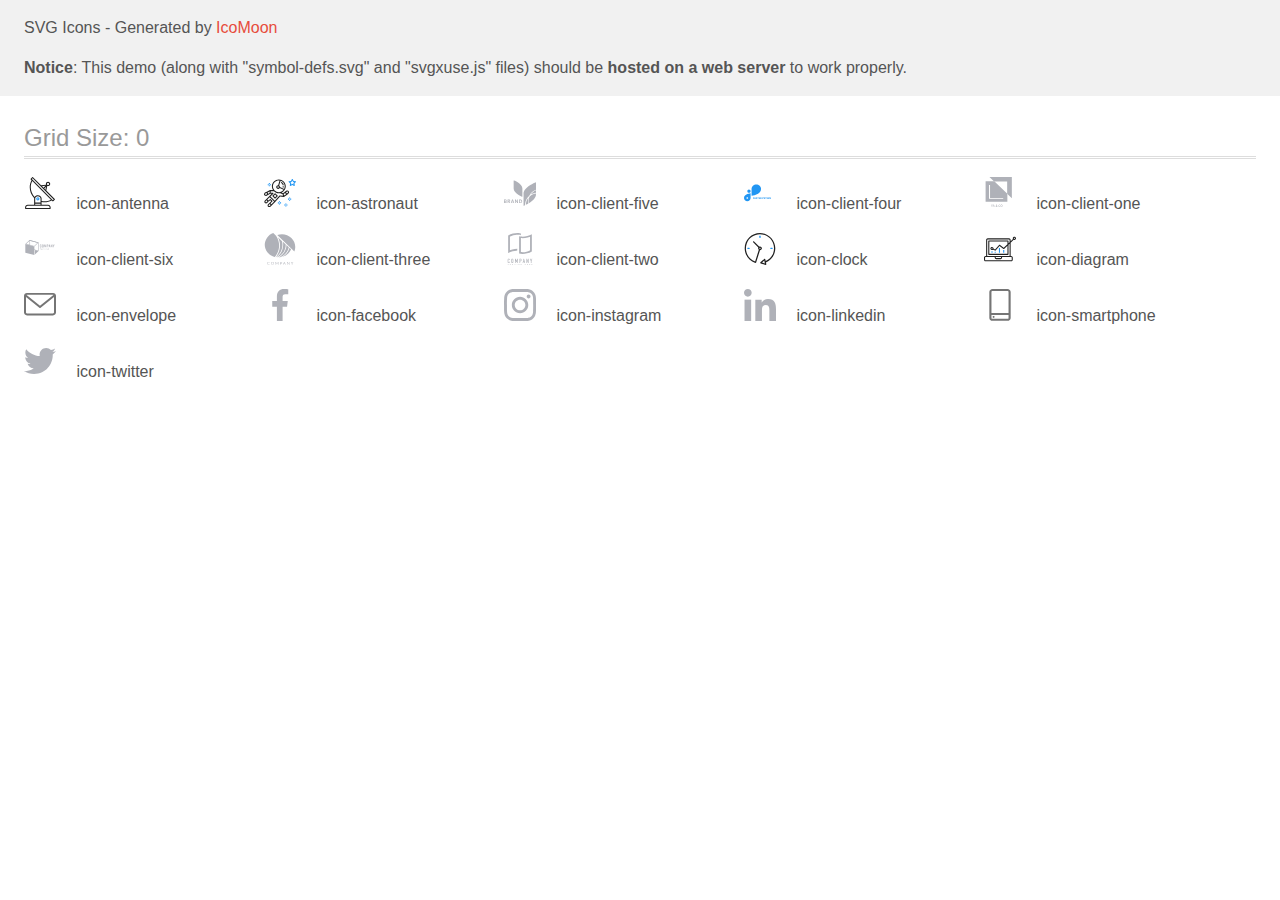
<file: images/svg/icomoon/demo-external-svg.html>
<!doctype html>
<html>
<head>
    <title>IcoMoon - SVG Icons</title>
    <meta charset="utf-8">
    <meta name="viewport" content="width=device-width, initial-scale=1">
    <link rel="stylesheet" href="demo-files/demo.css">
    <link rel="stylesheet" href="style.css">
</head>
<body>
<header class="bgc1 clearfix">
<div class="mhl">
    <p>SVG Icons - Generated by <a href="https://icomoon.io/app">IcoMoon</a></p><p><strong>Notice</strong>: This demo (along with "symbol-defs.svg" and "svgxuse.js" files) should be <b>hosted on a web server</b> to work properly.</p>
</div>
</header>
    <div class="clearfix mhl ptl">
        <h1 class="mvm mtn fgc1">Grid Size: 0</h1>
        <div class="glyph fs1">
            <div class="clearfix pbs">
                <svg class="icon icon-antenna"><use xlink:href="symbol-defs.svg#icon-antenna"></use></svg><span class="name"> icon-antenna</span>
            </div>
        </div>
        <div class="glyph fs1">
            <div class="clearfix pbs">
                <svg class="icon icon-astronaut"><use xlink:href="symbol-defs.svg#icon-astronaut"></use></svg><span class="name"> icon-astronaut</span>
            </div>
        </div>
        <div class="glyph fs1">
            <div class="clearfix pbs">
                <svg class="icon icon-client-five"><use xlink:href="symbol-defs.svg#icon-client-five"></use></svg><span class="name"> icon-client-five</span>
            </div>
        </div>
        <div class="glyph fs1">
            <div class="clearfix pbs">
                <svg class="icon icon-client-four"><use xlink:href="symbol-defs.svg#icon-client-four"></use></svg><span class="name"> icon-client-four</span>
            </div>
        </div>
        <div class="glyph fs1">
            <div class="clearfix pbs">
                <svg class="icon icon-client-one"><use xlink:href="symbol-defs.svg#icon-client-one"></use></svg><span class="name"> icon-client-one</span>
            </div>
        </div>
        <div class="glyph fs1">
            <div class="clearfix pbs">
                <svg class="icon icon-client-six"><use xlink:href="symbol-defs.svg#icon-client-six"></use></svg><span class="name"> icon-client-six</span>
            </div>
        </div>
        <div class="glyph fs1">
            <div class="clearfix pbs">
                <svg class="icon icon-client-three"><use xlink:href="symbol-defs.svg#icon-client-three"></use></svg><span class="name"> icon-client-three</span>
            </div>
        </div>
        <div class="glyph fs1">
            <div class="clearfix pbs">
                <svg class="icon icon-client-two"><use xlink:href="symbol-defs.svg#icon-client-two"></use></svg><span class="name"> icon-client-two</span>
            </div>
        </div>
        <div class="glyph fs1">
            <div class="clearfix pbs">
                <svg class="icon icon-clock"><use xlink:href="symbol-defs.svg#icon-clock"></use></svg><span class="name"> icon-clock</span>
            </div>
        </div>
        <div class="glyph fs1">
            <div class="clearfix pbs">
                <svg class="icon icon-diagram"><use xlink:href="symbol-defs.svg#icon-diagram"></use></svg><span class="name"> icon-diagram</span>
            </div>
        </div>
        <div class="glyph fs1">
            <div class="clearfix pbs">
                <svg class="icon icon-envelope"><use xlink:href="symbol-defs.svg#icon-envelope"></use></svg><span class="name"> icon-envelope</span>
            </div>
        </div>
        <div class="glyph fs1">
            <div class="clearfix pbs">
                <svg class="icon icon-facebook"><use xlink:href="symbol-defs.svg#icon-facebook"></use></svg><span class="name"> icon-facebook</span>
            </div>
        </div>
        <div class="glyph fs1">
            <div class="clearfix pbs">
                <svg class="icon icon-instagram"><use xlink:href="symbol-defs.svg#icon-instagram"></use></svg><span class="name"> icon-instagram</span>
            </div>
        </div>
        <div class="glyph fs1">
            <div class="clearfix pbs">
                <svg class="icon icon-linkedin"><use xlink:href="symbol-defs.svg#icon-linkedin"></use></svg><span class="name"> icon-linkedin</span>
            </div>
        </div>
        <div class="glyph fs1">
            <div class="clearfix pbs">
                <svg class="icon icon-smartphone"><use xlink:href="symbol-defs.svg#icon-smartphone"></use></svg><span class="name"> icon-smartphone</span>
            </div>
        </div>
        <div class="glyph fs1">
            <div class="clearfix pbs">
                <svg class="icon icon-twitter"><use xlink:href="symbol-defs.svg#icon-twitter"></use></svg><span class="name"> icon-twitter</span>
            </div>
        </div>
  </div>
<script defer src="svgxuse.js"></script>
</body>
</html>
</file>
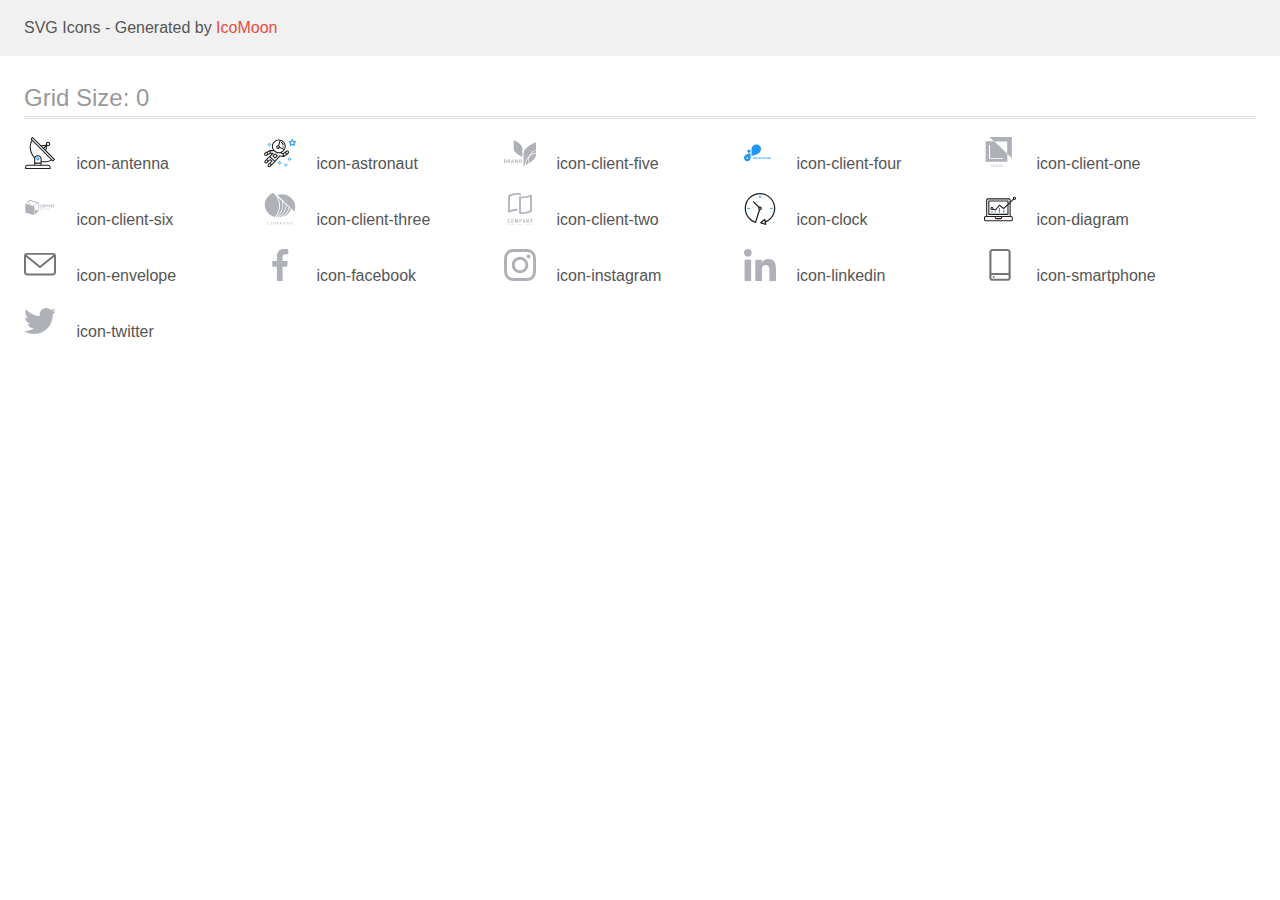
<file: images/svg/icomoon/demo.html>
<!doctype html>
<html>
<head>
    <title>IcoMoon - SVG Icons</title>
    <meta charset="utf-8">
    <meta name="viewport" content="width=device-width, initial-scale=1">
    <link rel="stylesheet" href="demo-files/demo.css">
    <link rel="stylesheet" href="style.css">
</head>
<body>
<svg aria-hidden="true" style="position: absolute; width: 0; height: 0; overflow: hidden;" version="1.1" xmlns="http://www.w3.org/2000/svg" xmlns:xlink="http://www.w3.org/1999/xlink">
<defs>
<symbol id="icon-antenna" viewBox="0 0 32 32">
<path fill="#212121" style="fill: var(--color1, #212121)" d="M30.773 22.098l-8.443-8.505 0.937-4.615c0.242 0.094 0.499 0.144 0.758 0.146h0.006c1.192 0.014 2.17-0.941 2.184-2.133s-0.941-2.17-2.133-2.184c-1.192-0.014-2.17 0.941-2.184 2.133-0.003 0.255 0.039 0.509 0.125 0.749l-4.96 0.605-8.091-8.133c-0.099-0.101-0.235-0.159-0.377-0.16-0.14 0.001-0.274 0.056-0.373 0.155l-1.513 1.504c-0.208 0.208-0.208 0.546 0 0.754l0.814 0.826c-3.153 5.798-2.129 12.978 2.519 17.663 0.043 0.041 0.092 0.074 0.146 0.098-0.034 0.18-0.051 0.364-0.052 0.547v6.187h-6.4c-1.472 0.002-2.665 1.195-2.667 2.667v1.067c0 0.295 0.239 0.533 0.533 0.533h24.533c0.295 0 0.533-0.239 0.533-0.533v-1.067c-0.002-1.472-1.195-2.665-2.667-2.667h-6.4v-2.742c1.003 0.21 2.024 0.317 3.049 0.32 2.458-0.003 4.877-0.615 7.040-1.783l0.818 0.823c0.099 0.101 0.235 0.159 0.377 0.16 0.14-0.001 0.274-0.056 0.373-0.155l1.513-1.504c0.208-0.208 0.208-0.546 0-0.754zM23.28 6.233c0.418-0.415 1.093-0.414 1.508 0.004s0.414 1.093-0.004 1.508c-0.2 0.199-0.47 0.31-0.752 0.31h-0.003c-0.589-0.003-1.064-0.483-1.061-1.072 0.002-0.282 0.115-0.552 0.314-0.751h-0.002zM22.024 9.738l-0.598 2.946-1.175-1.182 1.774-1.763zM21.419 8.836l-1.92 1.909-1.485-1.493 3.405-0.415zM24.004 28.8c0.884 0 1.6 0.716 1.6 1.6v0.533h-23.467v-0.533c0-0.884 0.716-1.6 1.6-1.6h20.267zM16.537 26.667v1.067h-5.333v-1.067h5.333zM11.204 25.6v-4.053c0-1.294 1.196-2.347 2.667-2.347s2.667 1.053 2.667 2.347v4.053h-5.333zM17.604 23.904v-2.357c0-1.882-1.675-3.413-3.733-3.413-1.331-0.020-2.576 0.657-3.281 1.786-4.058-4.274-4.971-10.645-2.279-15.887l18.602 18.708c-2.872 1.461-6.165 1.873-9.309 1.163zM28.893 23.22l-21.057-21.181 0.755-0.752 7.935 7.98c0.004 0 0.006 0.007 0.010 0.010l13.115 13.191-0.757 0.752z"></path>
<path fill="#2196f3" style="fill: var(--color2, #2196f3)" d="M13.876 20.267h-0.005c-0.884-0.001-1.601 0.714-1.602 1.598s0.714 1.601 1.598 1.602h0.005c0.884 0.001 1.601-0.714 1.602-1.598s-0.714-1.601-1.598-1.602zM14.249 22.245c-0.1 0.1-0.236 0.156-0.378 0.155-0.295-0.002-0.532-0.242-0.531-0.536 0.001-0.141 0.057-0.276 0.157-0.375s0.233-0.154 0.373-0.155c0.295 0.002 0.532 0.241 0.53 0.536-0.001 0.141-0.057 0.276-0.157 0.375h0.005z"></path>
</symbol>
<symbol id="icon-astronaut" viewBox="0 0 32 32">
<path fill="#2196f3" style="fill: var(--color2, #2196f3)" d="M31.974 4.524c-0.063-0.193-0.229-0.333-0.43-0.363l-1.91-0.278-0.855-1.731c-0.179-0.365-0.777-0.365-0.956 0l-0.855 1.731-1.91 0.278c-0.201 0.029-0.367 0.17-0.431 0.363-0.062 0.193-0.011 0.405 0.135 0.547l1.383 1.348-0.326 1.903c-0.034 0.2 0.048 0.402 0.212 0.522 0.166 0.121 0.382 0.135 0.562 0.040l1.709-0.899 1.709 0.899c0.078 0.041 0.164 0.061 0.249 0.061 0.11 0 0.221-0.034 0.314-0.102 0.164-0.119 0.246-0.322 0.212-0.522l-0.326-1.903 1.383-1.348c0.145-0.142 0.197-0.354 0.135-0.547zM29.511 5.851c-0.125 0.122-0.183 0.299-0.153 0.472l0.191 1.114-1-0.526c-0.078-0.041-0.163-0.061-0.249-0.061s-0.17 0.020-0.249 0.061l-1.001 0.526 0.191-1.114c0.030-0.173-0.028-0.349-0.153-0.472l-0.81-0.789 1.119-0.163c0.174-0.025 0.324-0.134 0.402-0.292l0.5-1.013 0.5 1.013c0.078 0.157 0.228 0.267 0.402 0.292l1.119 0.163-0.809 0.789z"></path>
<path fill="#2196f3" style="fill: var(--color2, #2196f3)" d="M26.133 20.522h-1.067v1.067h1.067v-1.067z"></path>
<path fill="#2196f3" style="fill: var(--color2, #2196f3)" d="M26.133 22.656h-1.067v1.067h1.067v-1.067z"></path>
<path fill="#2196f3" style="fill: var(--color2, #2196f3)" d="M27.2 21.589h-1.067v1.067h1.067v-1.067z"></path>
<path fill="#2196f3" style="fill: var(--color2, #2196f3)" d="M25.067 21.589h-1.067v1.067h1.067v-1.067z"></path>
<path fill="#2196f3" style="fill: var(--color2, #2196f3)" d="M22.4 26.389h-1.067v1.067h1.067v-1.067z"></path>
<path fill="#2196f3" style="fill: var(--color2, #2196f3)" d="M22.4 28.522h-1.067v1.067h1.067v-1.067z"></path>
<path fill="#2196f3" style="fill: var(--color2, #2196f3)" d="M23.467 27.456h-1.067v1.067h1.067v-1.067z"></path>
<path fill="#2196f3" style="fill: var(--color2, #2196f3)" d="M21.333 27.456h-1.067v1.067h1.067v-1.067z"></path>
<path fill="#2196f3" style="fill: var(--color2, #2196f3)" d="M16 24.256h-1.067v1.067h1.067v-1.067z"></path>
<path fill="#2196f3" style="fill: var(--color2, #2196f3)" d="M16 26.389h-1.067v1.067h1.067v-1.067z"></path>
<path fill="#2196f3" style="fill: var(--color2, #2196f3)" d="M17.067 25.322h-1.067v1.067h1.067v-1.067z"></path>
<path fill="#2196f3" style="fill: var(--color2, #2196f3)" d="M14.933 25.322h-1.067v1.067h1.067v-1.067z"></path>
<path fill="#2196f3" style="fill: var(--color2, #2196f3)" d="M5.866 6.122h-1.067v1.067h1.067v-1.067z"></path>
<path fill="#2196f3" style="fill: var(--color2, #2196f3)" d="M5.866 8.255h-1.067v1.067h1.067v-1.067z"></path>
<path fill="#2196f3" style="fill: var(--color2, #2196f3)" d="M6.933 7.189h-1.067v1.067h1.067v-1.067z"></path>
<path fill="#2196f3" style="fill: var(--color2, #2196f3)" d="M4.8 7.189h-1.067v1.067h1.067v-1.067z"></path>
<path fill="#212121" style="fill: var(--color1, #212121)" d="M24.715 14.159c-0.287-0.388-0.709-0.637-1.188-0.705-0.481-0.068-0.956 0.058-1.34 0.352l-1.252 0.96-1.898 1.417-1.358-0.541c2.421-1.086 4.114-3.508 4.114-6.32 0-3.823-3.123-6.933-6.961-6.933s-6.961 3.11-6.961 6.933c0 1.386 0.414 2.674 1.12 3.758l-2.764-0.024c-0.002 0-0.003 0-0.005 0-0.009 0-0.015 0.004-0.023 0.005-0.053 0.002-0.105 0.013-0.155 0.031-0.013 0.005-0.026 0.008-0.038 0.013-0.006 0.003-0.013 0.003-0.019 0.006l-3.233 1.596c-0.001 0-0.001 0-0.001 0.001l-1.893 0.911c-0.021 0.009-0.042 0.021-0.063 0.035-0.755 0.502-1.012 1.489-0.598 2.295 0.22 0.429 0.595 0.745 1.056 0.889 0.178 0.055 0.359 0.083 0.539 0.083 0.29 0 0.577-0.071 0.839-0.211l1.388-0.738 2.264-1.169 1.357-0.008-5.442 5.416c-0.001 0.001-0.001 0.001-0.002 0.001l-1.339 1.333c-0.316 0.315-0.49 0.732-0.49 1.178s0.174 0.863 0.49 1.179c0.325 0.323 0.752 0.485 1.179 0.485s0.854-0.162 1.18-0.485l1.314-1.309 1.741-1.3 0.901 0.897-1.762 1.754c-0 0.001-0.001 0.001-0.002 0.001l-1.339 1.333c-0.316 0.315-0.49 0.732-0.49 1.178s0.174 0.863 0.49 1.179c0.325 0.323 0.753 0.485 1.18 0.485s0.855-0.162 1.18-0.485l3.482-3.467c0.001-0.001 0.001-0.001 0.001-0.002l1.010-1-0.004-0.004c0.006-0.006 0.015-0.009 0.022-0.015l5.166-5.658 3.471 0.494c0.025 0.004 0.050 0.005 0.075 0.005 0.065 0 0.127-0.015 0.187-0.038 0.018-0.006 0.033-0.015 0.050-0.023 0.019-0.010 0.039-0.015 0.058-0.027l3.213-2.133c0.012-0.008 0.018-0.021 0.029-0.029 0.013-0.010 0.029-0.014 0.041-0.026l1.271-1.191c0.662-0.62 0.753-1.635 0.212-2.362zM2.13 17.77c-0.173 0.093-0.37 0.111-0.558 0.052-0.187-0.058-0.338-0.186-0.427-0.358-0.161-0.314-0.068-0.695 0.214-0.902l1.314-0.632 0.449 1.312-0.992 0.528zM5.628 15.942l-1.548 0.8-0.439-1.283 2.027-1.001-0.040 1.484zM20.727 9.322c0 0.918-0.219 1.785-0.599 2.559l-4.181-1.899c-0.044-0.573-0.341-1.075-0.788-1.388l1.464-4.86c2.378 0.756 4.105 2.974 4.105 5.588zM8.938 9.322c0-3.235 2.644-5.867 5.894-5.867 0.253 0 0.5 0.021 0.745 0.052l-1.432 4.754c-0.019-0.001-0.037-0.006-0.057-0.006-1.033 0-1.873 0.837-1.873 1.867s0.84 1.867 1.873 1.867c0.694 0 1.294-0.383 1.618-0.945l3.862 1.755c-1.075 1.446-2.795 2.39-4.737 2.39-3.25 0-5.894-2.632-5.894-5.867zM14.894 10.122c0 0.441-0.362 0.8-0.806 0.8s-0.806-0.359-0.806-0.8c0-0.441 0.362-0.8 0.806-0.8s0.806 0.359 0.806 0.8zM2.465 25.146c-0.236 0.234-0.619 0.234-0.854 0.001-0.114-0.114-0.176-0.263-0.176-0.423s0.062-0.309 0.176-0.421l0.962-0.958 0.851 0.848-0.959 0.955zM5.679 28.88c-0.236 0.234-0.619 0.235-0.855 0.001-0.114-0.114-0.176-0.263-0.176-0.423s0.062-0.309 0.176-0.421l0.963-0.959 0.852 0.848-0.96 0.955zM9.16 25.411c-0.001 0-0.001 0-0.002 0.001l-1.765 1.76-0.852-0.848 1.763-1.755c0 0 0 0 0-0s0.001-0.001 0.002-0.001c0.040-0.040 0.065-0.088 0.090-0.135 0.007-0.014 0.020-0.026 0.026-0.040 0.017-0.041 0.019-0.085 0.026-0.129 0.003-0.025 0.014-0.047 0.014-0.073 0-0.036-0.013-0.070-0.020-0.106-0.006-0.032-0.006-0.065-0.019-0.095-0.020-0.050-0.055-0.094-0.091-0.138-0.010-0.012-0.014-0.027-0.025-0.038 0 0 0 0-0.001 0s-0.001-0.002-0.001-0.002l-1.607-1.6c-0.017-0.017-0.039-0.024-0.058-0.038-0.028-0.022-0.055-0.042-0.087-0.058-0.030-0.015-0.061-0.024-0.093-0.033-0.034-0.010-0.067-0.017-0.103-0.020-0.033-0.002-0.063 0.001-0.095 0.005-0.036 0.004-0.069 0.009-0.104 0.020-0.034 0.011-0.063 0.027-0.094 0.045-0.020 0.011-0.042 0.015-0.061 0.029l-1.773 1.324-0.901-0.897 2.399-2.386 4.361 4.289-0.928 0.919zM15.979 18.394c-0.015-0.002-0.030 0.004-0.045 0.003-0.039-0.002-0.076 0.001-0.115 0.007-0.030 0.005-0.059 0.011-0.088 0.021-0.034 0.012-0.065 0.028-0.097 0.047-0.030 0.018-0.057 0.037-0.083 0.061-0.013 0.011-0.028 0.017-0.040 0.029l-4.698 5.146-4.328-4.257 2.833-2.818c0.209-0.208 0.21-0.546 0.002-0.755-0.105-0.105-0.243-0.157-0.381-0.156v-0.001l-2.219 0.013 0.028-1.607 3.104 0.027c1.265 1.294 3.029 2.101 4.981 2.101 0.437 0 0.864-0.045 1.279-0.123 0.040 0.032 0.079 0.065 0.13 0.085l2.41 0.96 0.152 0.758 0.178 0.885-3.003-0.427zM20.020 18.572l-0.313-1.558 1.446-1.080 0.947 1.257-2.080 1.381zM23.774 15.741l-0.838 0.785-0.931-1.236 0.831-0.637c0.155-0.119 0.351-0.168 0.543-0.143 0.193 0.027 0.364 0.128 0.48 0.284 0.217 0.292 0.18 0.699-0.085 0.947z"></path>
<path fill="#212121" style="fill: var(--color1, #212121)" d="M13.602 18.544l-2.143-2.133c-0.207-0.207-0.545-0.207-0.753 0l-2.142 2.133c-0.1 0.101-0.157 0.236-0.157 0.378s0.056 0.278 0.157 0.378l2.142 2.133c0.104 0.103 0.241 0.155 0.377 0.155s0.273-0.052 0.376-0.155l2.143-2.133c0.1-0.1 0.157-0.236 0.157-0.378s-0.057-0.278-0.157-0.378zM11.083 20.303l-1.387-1.381 1.387-1.381 1.387 1.381-1.387 1.381z"></path>
<path fill="#212121" style="fill: var(--color1, #212121)" d="M17.164 5.071l-0.258 1.036c0.071 0.018 1.738 0.452 1.738 2.149h1.067c-0-2.017-1.666-2.965-2.547-3.185z"></path>
<path fill="#212121" style="fill: var(--color1, #212121)" d="M19.711 9.322h-1.067v1.067h1.067v-1.067z"></path>
</symbol>
<symbol id="icon-client-five" viewBox="0 0 32 32">
<path fill="#afb1b8" style="fill: var(--color3, #afb1b8)" d="M2.434 24.557c0.125 0.155 0.191 0.349 0.188 0.548 0.006 0.13-0.016 0.26-0.067 0.379s-0.127 0.227-0.224 0.313c-0.242 0.184-0.542 0.273-0.845 0.253h-1.486v-3.474h1.455c0.287-0.019 0.572 0.062 0.806 0.231 0.094 0.079 0.168 0.179 0.217 0.292s0.071 0.235 0.065 0.358c0.009 0.192-0.051 0.38-0.169 0.531-0.113 0.138-0.269 0.234-0.443 0.271 0.197 0.036 0.375 0.141 0.502 0.297zM0.691 24.033h0.622c0.141 0.010 0.282-0.030 0.396-0.115 0.047-0.043 0.083-0.095 0.106-0.154s0.032-0.122 0.027-0.185c0.004-0.063-0.005-0.126-0.028-0.185s-0.058-0.112-0.104-0.155c-0.117-0.087-0.262-0.129-0.407-0.117h-0.612v0.911zM1.77 25.365c0.050-0.044 0.089-0.098 0.115-0.159s0.037-0.128 0.032-0.194c0.004-0.067-0.008-0.134-0.034-0.196s-0.066-0.117-0.117-0.161c-0.122-0.091-0.271-0.135-0.423-0.126h-0.652v0.955h0.661c0.149 0.009 0.296-0.034 0.417-0.12z"></path>
<path fill="#afb1b8" style="fill: var(--color3, #afb1b8)" d="M5.409 26.051l-0.81-1.358h-0.304v1.358h-0.696v-3.474h1.318c0.332-0.023 0.661 0.082 0.918 0.295 0.184 0.189 0.295 0.437 0.313 0.701s-0.058 0.525-0.215 0.737c-0.163 0.187-0.385 0.312-0.629 0.353l0.862 1.388h-0.757zM4.295 24.22h0.57c0.396 0 0.593-0.175 0.593-0.526 0.004-0.072-0.007-0.143-0.032-0.21s-0.064-0.128-0.114-0.18c-0.125-0.104-0.286-0.155-0.448-0.141h-0.576l0.007 1.057z"></path>
<path fill="#afb1b8" style="fill: var(--color3, #afb1b8)" d="M9.215 25.352h-1.388l-0.245 0.699h-0.73l1.274-3.435h0.789l1.269 3.435h-0.73l-0.24-0.699zM9.029 24.826l-0.507-1.466-0.507 1.466h1.014z"></path>
<path fill="#afb1b8" style="fill: var(--color3, #afb1b8)" d="M13.98 26.051h-0.691l-1.55-2.362v2.362h-0.69v-3.474h0.69l1.55 2.376v-2.376h0.691v3.474z"></path>
<path fill="#afb1b8" style="fill: var(--color3, #afb1b8)" d="M17.925 25.219c-0.143 0.262-0.361 0.476-0.625 0.613-0.301 0.153-0.635 0.228-0.972 0.219h-1.231v-3.474h1.231c0.336-0.009 0.67 0.065 0.972 0.214 0.265 0.134 0.483 0.345 0.625 0.606 0.142 0.283 0.216 0.595 0.216 0.911s-0.074 0.629-0.216 0.911zM17.134 25.136c0.197-0.231 0.306-0.525 0.306-0.829s-0.108-0.598-0.306-0.829c-0.238-0.209-0.549-0.315-0.865-0.295h-0.48v2.249h0.48c0.316 0.020 0.627-0.086 0.865-0.295z"></path>
<path fill="#afb1b8" style="fill: var(--color3, #afb1b8)" d="M9.648 3.254c0 0 8.923 3.382 8.734 8.277v8.278c0 0-8.916-3.384-8.73-8.278l-0.003-8.277z"></path>
<path fill="#afb1b8" style="fill: var(--color3, #afb1b8)" d="M26.331 17.871c1.685-1.164 3.634-1.886 5.669-2.098v-2.591c-2.344 0.907-4.333 2.552-5.669 4.689z"></path>
<path fill="#afb1b8" style="fill: var(--color3, #afb1b8)" d="M25.318 18.652c1.379-2.788 3.77-4.94 6.682-6.013v-7.467c0 0-12.707 4.818-12.439 11.788v11.786c0 0 0.566-0.216 1.457-0.619 0-0.377 0-0.757 0.041-1.139 0.263-3.236 1.795-6.234 4.259-8.336z"></path>
<path fill="#afb1b8" style="fill: var(--color3, #afb1b8)" d="M24.11 23.030c0.067-0.817 0.216-1.626 0.445-2.413-1.534 1.815-2.464 4.067-2.657 6.44-0.019 0.224-0.029 0.448-0.034 0.679 0.722-0.348 1.562-0.782 2.444-1.293-0.225-1.123-0.292-2.271-0.198-3.413z"></path>
<path fill="#afb1b8" style="fill: var(--color3, #afb1b8)" d="M24.615 23.073c-0.085 1.033-0.032 2.072 0.157 3.090 3.472-2.086 7.373-5.308 7.222-9.203v-0.339c-2.48 0.279-4.801 1.367-6.605 3.099-0.422 1.073-0.683 2.203-0.774 3.353z"></path>
</symbol>
<symbol id="icon-client-four" viewBox="0 0 32 32">
<path fill="#2196f3" style="fill: var(--color2, #2196f3)" d="M4.961 12.532h-0.001c-0.905 0-1.639 0.715-1.639 1.597v0.001c0 0.882 0.734 1.597 1.639 1.597h0.001c0.905 0 1.639-0.715 1.639-1.597v-0.001c0-0.882-0.734-1.597-1.639-1.597z"></path>
<path fill="#2196f3" style="fill: var(--color2, #2196f3)" d="M17.055 12.022c-0.003-1.225-0.503-2.399-1.392-3.265s-2.093-1.354-3.35-1.357v0c-1.257 0.002-2.462 0.49-3.351 1.356s-1.39 2.041-1.392 3.266v6.754c0 0 9.484-1.029 9.485-6.753v-0.001z"></path>
<path fill="#2196f3" style="fill: var(--color2, #2196f3)" d="M0 20.993c0.002 0.852 0.351 1.669 0.969 2.272s1.456 0.942 2.331 0.945c0.874-0.002 1.712-0.342 2.33-0.945s0.967-1.419 0.969-2.271v-4.7c0 0-6.599 0.717-6.599 4.699zM3.3 21.835c-0.171 0-0.338-0.049-0.48-0.142s-0.253-0.224-0.318-0.378-0.083-0.323-0.049-0.487c0.033-0.163 0.116-0.313 0.236-0.431s0.275-0.198 0.442-0.23c0.168-0.032 0.341-0.016 0.499 0.048s0.293 0.172 0.388 0.31c0.095 0.138 0.146 0.301 0.146 0.468 0 0.111-0.022 0.221-0.065 0.323s-0.107 0.196-0.187 0.274c-0.080 0.079-0.176 0.141-0.281 0.183s-0.218 0.064-0.331 0.064v-0.003z"></path>
<path fill="#2196f3" style="fill: var(--color2, #2196f3)" d="M10.036 21.312h-0.675v0.697h-0.352v-1.706h1.111v0.285h-0.759v0.441h0.675v0.284zM11.726 21.195c0 0.168-0.030 0.315-0.089 0.442s-0.145 0.224-0.255 0.293c-0.11 0.069-0.237 0.103-0.38 0.103-0.141 0-0.268-0.034-0.379-0.102s-0.197-0.165-0.258-0.291c-0.061-0.127-0.092-0.272-0.093-0.436v-0.084c0-0.168 0.030-0.316 0.090-0.443s0.146-0.226 0.257-0.294c0.111-0.069 0.238-0.103 0.38-0.103s0.268 0.034 0.378 0.103c0.111 0.068 0.197 0.166 0.257 0.294s0.091 0.275 0.091 0.442v0.076zM11.369 21.118c0-0.179-0.032-0.315-0.096-0.408s-0.155-0.139-0.274-0.139c-0.118 0-0.209 0.046-0.273 0.138s-0.096 0.226-0.097 0.403v0.083c0 0.174 0.032 0.309 0.096 0.405s0.156 0.144 0.277 0.144c0.118 0 0.209-0.046 0.272-0.138s0.095-0.228 0.096-0.405v-0.083zM12.866 21.562c0-0.066-0.023-0.117-0.070-0.152s-0.131-0.073-0.253-0.112c-0.122-0.040-0.218-0.079-0.289-0.117-0.194-0.105-0.291-0.246-0.291-0.423 0-0.092 0.026-0.174 0.077-0.246s0.127-0.129 0.224-0.17c0.098-0.041 0.207-0.061 0.328-0.061s0.23 0.022 0.326 0.067c0.095 0.044 0.169 0.106 0.221 0.186s0.080 0.172 0.080 0.274h-0.352c0-0.078-0.025-0.139-0.074-0.182s-0.118-0.066-0.207-0.066c-0.086 0-0.153 0.018-0.2 0.055s-0.071 0.084-0.071 0.143c0 0.055 0.028 0.102 0.083 0.139s0.139 0.073 0.247 0.105c0.2 0.060 0.346 0.135 0.437 0.224s0.137 0.2 0.137 0.333c0 0.148-0.056 0.264-0.168 0.348s-0.262 0.125-0.451 0.125c-0.131 0-0.251-0.024-0.359-0.071s-0.19-0.114-0.247-0.198c-0.056-0.084-0.084-0.18-0.084-0.291h0.353c0 0.188 0.112 0.282 0.337 0.282 0.084 0 0.149-0.017 0.196-0.050s0.070-0.082 0.070-0.143zM14.742 20.588h-0.523v1.421h-0.352v-1.421h-0.516v-0.285h1.39v0.285zM15.97 21.27h-0.675v0.457h0.792v0.282h-1.144v-1.706h1.141v0.285h-0.79v0.407h0.675v0.275zM16.925 21.385h-0.28v0.625h-0.352v-1.706h0.634c0.202 0 0.357 0.045 0.466 0.135s0.164 0.217 0.164 0.381c0 0.116-0.025 0.214-0.076 0.292s-0.126 0.139-0.229 0.185l0.369 0.697v0.016h-0.377l-0.32-0.625zM16.645 21.1h0.284c0.088 0 0.157-0.022 0.205-0.067s0.073-0.107 0.073-0.186c0-0.080-0.023-0.144-0.069-0.19s-0.115-0.069-0.21-0.069h-0.282v0.512zM18.776 21.409v0.601h-0.352v-1.706h0.666c0.128 0 0.241 0.023 0.338 0.070s0.173 0.114 0.225 0.2c0.052 0.086 0.079 0.184 0.079 0.294 0 0.167-0.057 0.299-0.172 0.396s-0.272 0.144-0.475 0.144h-0.308zM18.776 21.124h0.314c0.093 0 0.164-0.022 0.212-0.066s0.074-0.106 0.074-0.187c0-0.084-0.025-0.151-0.074-0.203s-0.117-0.078-0.204-0.080h-0.322v0.536zM21 21.27h-0.675v0.457h0.792v0.282h-1.144v-1.706h1.141v0.285h-0.79v0.407h0.675v0.275zM22.631 20.588h-0.523v1.421h-0.352v-1.421h-0.516v-0.285h1.39v0.285zM23.859 21.27h-0.675v0.457h0.792v0.282h-1.144v-1.706h1.141v0.285h-0.79v0.407h0.675v0.275zM24.814 21.385h-0.28v0.625h-0.352v-1.706h0.634c0.202 0 0.357 0.045 0.466 0.135s0.164 0.217 0.164 0.381c0 0.116-0.025 0.214-0.076 0.292s-0.126 0.139-0.228 0.185l0.369 0.697v0.016h-0.377l-0.32-0.625zM24.534 21.1h0.284c0.088 0 0.157-0.022 0.205-0.067s0.073-0.107 0.073-0.186c0-0.080-0.023-0.144-0.069-0.19s-0.115-0.069-0.21-0.069h-0.282v0.512zM26.6 21.562c0-0.066-0.023-0.117-0.070-0.152s-0.131-0.073-0.253-0.112c-0.122-0.040-0.218-0.079-0.289-0.117-0.194-0.105-0.291-0.246-0.291-0.423 0-0.092 0.026-0.174 0.077-0.246s0.127-0.129 0.224-0.17c0.098-0.041 0.207-0.061 0.328-0.061s0.23 0.022 0.326 0.067c0.095 0.044 0.169 0.106 0.221 0.186s0.080 0.172 0.080 0.274h-0.352c0-0.078-0.025-0.139-0.074-0.182s-0.118-0.066-0.207-0.066c-0.086 0-0.153 0.018-0.2 0.055s-0.071 0.084-0.071 0.143c0 0.055 0.028 0.102 0.083 0.139s0.139 0.073 0.247 0.105c0.2 0.060 0.346 0.135 0.437 0.224s0.137 0.2 0.137 0.333c0 0.148-0.056 0.264-0.168 0.348s-0.262 0.125-0.451 0.125c-0.131 0-0.251-0.024-0.359-0.071s-0.19-0.114-0.247-0.198c-0.056-0.084-0.084-0.18-0.084-0.291h0.353c0 0.188 0.112 0.282 0.337 0.282 0.084 0 0.149-0.017 0.196-0.050s0.070-0.082 0.070-0.143z"></path>
</symbol>
<symbol id="icon-client-one" viewBox="0 0 32 32">
<path fill="#afb1b8" style="fill: var(--color3, #afb1b8)" d="M5.44 0l4.677 4.428h13.046v12.351l4.677 4.428v-21.206h-22.4z"></path>
<path fill="#afb1b8" style="fill: var(--color3, #afb1b8)" d="M1.6 4.241v20.6h21.76v-8.188l-13.105-12.406-8.655-0.005zM19.215 21.828h-14.172v-13.854h1.002v12.916h13.17v0.938z"></path>
<path fill="#afb1b8" style="fill: var(--color3, #afb1b8)" d="M7.866 28.662l0.523-1.078h0.438l-0.762 1.438v0.837h-0.397v-0.837l-0.764-1.438h0.439l0.523 1.078zM10.113 29.329h-0.881l-0.184 0.53h-0.411l0.859-2.275h0.355l0.861 2.275h-0.412l-0.186-0.53zM9.343 29.010h0.659l-0.33-0.944-0.33 0.944zM11.671 29.244c0-0.105 0.029-0.202 0.086-0.289 0.057-0.089 0.17-0.193 0.339-0.314-0.088-0.111-0.151-0.206-0.186-0.284s-0.052-0.154-0.052-0.227c0-0.178 0.054-0.319 0.162-0.422s0.254-0.156 0.438-0.156c0.166 0 0.301 0.049 0.406 0.147 0.106 0.097 0.159 0.217 0.159 0.361 0 0.095-0.024 0.182-0.072 0.262-0.048 0.079-0.127 0.158-0.236 0.238l-0.155 0.113 0.439 0.519c0.064-0.125 0.095-0.264 0.095-0.417h0.33c0 0.28-0.066 0.51-0.197 0.689l0.334 0.395h-0.441l-0.128-0.152c-0.162 0.122-0.356 0.183-0.581 0.183s-0.405-0.059-0.541-0.178c-0.134-0.12-0.202-0.276-0.202-0.467zM12.424 29.587c0.128 0 0.248-0.043 0.359-0.128l-0.497-0.586-0.048 0.034c-0.125 0.095-0.188 0.203-0.188 0.325 0 0.105 0.034 0.191 0.102 0.256s0.158 0.098 0.272 0.098zM12.215 28.121c0 0.087 0.054 0.197 0.161 0.33l0.173-0.119 0.048-0.039c0.065-0.057 0.097-0.131 0.097-0.22 0-0.059-0.022-0.11-0.067-0.152-0.045-0.043-0.102-0.064-0.17-0.064-0.074 0-0.133 0.025-0.177 0.075s-0.066 0.113-0.066 0.189zM16.348 29.118c-0.023 0.243-0.113 0.432-0.269 0.569-0.156 0.135-0.364 0.203-0.623 0.203-0.181 0-0.341-0.043-0.48-0.128-0.137-0.086-0.244-0.209-0.319-0.367s-0.114-0.342-0.117-0.552v-0.212c0-0.215 0.038-0.404 0.114-0.567s0.185-0.29 0.327-0.378c0.143-0.088 0.307-0.133 0.494-0.133 0.251 0 0.453 0.068 0.606 0.205s0.242 0.329 0.267 0.578h-0.394c-0.019-0.164-0.067-0.281-0.144-0.353-0.076-0.073-0.188-0.109-0.336-0.109-0.172 0-0.304 0.063-0.397 0.189-0.092 0.125-0.139 0.309-0.141 0.552v0.202c0 0.246 0.044 0.433 0.131 0.563s0.218 0.194 0.387 0.194c0.155 0 0.272-0.035 0.35-0.105s0.128-0.186 0.148-0.348h0.394zM18.518 28.78c0 0.223-0.039 0.419-0.116 0.588-0.077 0.168-0.188 0.297-0.331 0.388-0.143 0.090-0.307 0.134-0.494 0.134-0.184 0-0.349-0.045-0.494-0.134-0.144-0.091-0.255-0.219-0.334-0.386-0.078-0.167-0.118-0.359-0.119-0.576v-0.128c0-0.222 0.039-0.418 0.117-0.588 0.079-0.17 0.19-0.299 0.333-0.389 0.144-0.091 0.308-0.136 0.494-0.136s0.349 0.045 0.492 0.134c0.144 0.088 0.255 0.217 0.333 0.384s0.118 0.361 0.119 0.583v0.127zM18.122 28.662c0-0.252-0.048-0.445-0.144-0.58-0.095-0.134-0.23-0.202-0.405-0.202-0.171 0-0.305 0.067-0.402 0.202-0.096 0.133-0.145 0.322-0.147 0.567v0.131c0 0.25 0.048 0.443 0.145 0.58 0.098 0.136 0.233 0.205 0.406 0.205 0.175 0 0.309-0.067 0.403-0.2 0.095-0.133 0.142-0.328 0.142-0.584v-0.119z"></path>
</symbol>
<symbol id="icon-client-six" viewBox="0 0 32 32">
<path fill="#afb1b8" style="fill: var(--color3, #afb1b8)" d="M16.079 14.137c-0.138-0.201-0.204-0.439-0.188-0.679v-0.984c0-0.302 0.062-0.531 0.187-0.688s0.339-0.235 0.643-0.234c0.285 0 0.488 0.067 0.608 0.2 0.131 0.17 0.194 0.379 0.18 0.589v0.231h-0.511v-0.234c0.002-0.077-0.003-0.153-0.015-0.229-0.007-0.052-0.033-0.1-0.073-0.136-0.052-0.039-0.119-0.058-0.185-0.053-0.070-0.005-0.139 0.015-0.195 0.056-0.044 0.040-0.074 0.093-0.085 0.15-0.015 0.080-0.021 0.162-0.020 0.243v1.194c-0.008 0.115 0.014 0.23 0.066 0.335 0.025 0.035 0.061 0.064 0.102 0.081s0.087 0.024 0.132 0.019c0.065 0.005 0.13-0.014 0.181-0.054 0.042-0.039 0.068-0.090 0.076-0.145 0.012-0.079 0.017-0.159 0.016-0.239v-0.242h0.511v0.221c0.014 0.219-0.048 0.436-0.177 0.619-0.117 0.146-0.317 0.219-0.611 0.219s-0.516-0.078-0.642-0.24z"></path>
<path fill="#afb1b8" style="fill: var(--color3, #afb1b8)" d="M18.206 14.147c-0.129-0.153-0.194-0.376-0.194-0.672v-1.035c0-0.292 0.064-0.514 0.194-0.664s0.345-0.225 0.647-0.224c0.3 0 0.515 0.075 0.644 0.224s0.195 0.371 0.195 0.664v1.035c0 0.292-0.066 0.517-0.197 0.671s-0.345 0.231-0.642 0.231-0.517-0.078-0.647-0.23zM19.090 13.899c0.046-0.096 0.067-0.201 0.061-0.306v-1.267c0.006-0.103-0.015-0.206-0.060-0.3-0.026-0.036-0.062-0.065-0.104-0.082s-0.089-0.024-0.135-0.018c-0.046-0.006-0.093 0-0.135 0.018s-0.079 0.046-0.105 0.082c-0.046 0.094-0.068 0.197-0.061 0.3v1.273c-0.006 0.105 0.015 0.211 0.061 0.306 0.030 0.032 0.067 0.058 0.108 0.076s0.086 0.027 0.131 0.027 0.090-0.009 0.131-0.027c0.041-0.018 0.078-0.044 0.108-0.076v-0.006z"></path>
<path fill="#afb1b8" style="fill: var(--color3, #afb1b8)" d="M20.305 11.583h0.55l0.413 1.91 0.423-1.91h0.535l0.054 2.756h-0.395l-0.042-1.916-0.408 1.916h-0.317l-0.423-1.923-0.039 1.923h-0.4l0.050-2.756z"></path>
<path fill="#afb1b8" style="fill: var(--color3, #afb1b8)" d="M22.897 11.583h0.856c0.493 0 0.74 0.261 0.74 0.783 0 0.5-0.26 0.749-0.779 0.749h-0.292v1.225h-0.529l0.003-2.756zM23.628 12.761c0.052 0.006 0.105 0.002 0.155-0.013s0.096-0.040 0.135-0.074c0.061-0.093 0.087-0.202 0.076-0.311 0.003-0.084-0.006-0.168-0.025-0.25-0.008-0.027-0.021-0.053-0.039-0.076s-0.041-0.041-0.067-0.056c-0.073-0.033-0.155-0.049-0.236-0.044h-0.205v0.824h0.205z"></path>
<path fill="#afb1b8" style="fill: var(--color3, #afb1b8)" d="M25.256 11.583h0.568l0.583 2.756h-0.493l-0.115-0.636h-0.506l-0.118 0.636h-0.5l0.583-2.756zM25.741 13.384l-0.198-1.157-0.198 1.157h0.395z"></path>
<path fill="#afb1b8" style="fill: var(--color3, #afb1b8)" d="M26.876 11.583h0.37l0.708 1.572v-1.572h0.439v2.756h-0.352l-0.713-1.641v1.641h-0.454l0.001-2.756z"></path>
<path fill="#afb1b8" style="fill: var(--color3, #afb1b8)" d="M29.421 13.288l-0.589-1.702h0.496l0.36 1.093 0.337-1.093h0.485l-0.581 1.702v1.051h-0.507v-1.051z"></path>
<path fill="#afb1b8" style="fill: var(--color3, #afb1b8)" d="M16.896 15.544v0.144h-0.431v1.12h-0.181v-1.12h-0.434v-0.144h1.046z"></path>
<path fill="#afb1b8" style="fill: var(--color3, #afb1b8)" d="M18.248 16.809h-0.14c-0.014 0.001-0.028-0.003-0.039-0.012-0.011-0.007-0.019-0.017-0.023-0.029l-0.125-0.3h-0.598l-0.125 0.3c-0.004 0.013-0.010 0.024-0.019 0.034-0.011 0.008-0.025 0.013-0.039 0.012h-0.14l0.529-1.264h0.184l0.535 1.259zM17.372 16.339h0.499l-0.211-0.514c-0.016-0.039-0.029-0.079-0.039-0.119-0.007 0.024-0.014 0.047-0.020 0.067l-0.019 0.053-0.209 0.513z"></path>
<path fill="#afb1b8" style="fill: var(--color3, #afb1b8)" d="M19.159 16.684c0.033 0.002 0.066 0.002 0.099 0 0.029-0.003 0.057-0.008 0.085-0.015 0.026-0.006 0.051-0.014 0.076-0.023 0.023-0.009 0.047-0.020 0.071-0.031v-0.284h-0.211c-0.005 0-0.010-0-0.015-0.002s-0.009-0.004-0.013-0.008c-0.003-0.003-0.006-0.006-0.008-0.010s-0.003-0.008-0.003-0.013v-0.097h0.41v0.485c-0.034 0.023-0.069 0.043-0.106 0.060s-0.077 0.032-0.117 0.043c-0.043 0.012-0.087 0.021-0.132 0.026-0.051 0.005-0.103 0.008-0.154 0.008-0.091 0.001-0.182-0.015-0.266-0.047-0.079-0.030-0.151-0.075-0.211-0.132-0.059-0.058-0.105-0.126-0.136-0.2-0.033-0.084-0.050-0.173-0.049-0.262-0.001-0.090 0.015-0.18 0.048-0.264 0.030-0.075 0.077-0.143 0.136-0.2s0.132-0.101 0.211-0.131c0.091-0.032 0.187-0.048 0.283-0.047 0.049-0 0.098 0.004 0.147 0.011 0.043 0.007 0.085 0.017 0.126 0.032 0.037 0.013 0.072 0.030 0.106 0.050s0.063 0.042 0.092 0.066l-0.051 0.078c-0.004 0.007-0.010 0.013-0.017 0.017s-0.016 0.007-0.024 0.007c-0.012-0-0.023-0.004-0.033-0.010-0.016-0.008-0.033-0.018-0.052-0.030-0.023-0.013-0.046-0.025-0.071-0.034-0.032-0.012-0.064-0.021-0.097-0.028-0.044-0.008-0.089-0.011-0.134-0.011-0.070-0.001-0.139 0.011-0.204 0.035-0.059 0.022-0.112 0.056-0.155 0.1-0.044 0.045-0.077 0.099-0.098 0.157-0.047 0.137-0.047 0.285 0 0.421 0.023 0.059 0.059 0.114 0.106 0.159 0.043 0.043 0.096 0.078 0.154 0.1 0.067 0.022 0.139 0.030 0.209 0.025z"></path>
<path fill="#afb1b8" style="fill: var(--color3, #afb1b8)" d="M20.845 16.664h0.577v0.144h-0.754v-1.264h0.181l-0.004 1.12z"></path>
<path fill="#afb1b8" style="fill: var(--color3, #afb1b8)" d="M22.022 16.809h-0.181v-1.264h0.181v1.264z"></path>
<path fill="#afb1b8" style="fill: var(--color3, #afb1b8)" d="M22.695 15.55c0.011 0.006 0.020 0.014 0.027 0.023l0.773 0.953c-0.001-0.015-0.001-0.030 0-0.045 0-0.014 0-0.028 0-0.041v-0.901h0.158v1.269h-0.091c-0.013 0.001-0.027-0.001-0.039-0.007-0.011-0.006-0.021-0.014-0.029-0.024l-0.772-0.952c0 0.015 0 0.029 0 0.043s0 0.027 0 0.039v0.901h-0.151v-1.264h0.094c0.010 0 0.020 0.002 0.030 0.006z"></path>
<path fill="#afb1b8" style="fill: var(--color3, #afb1b8)" d="M24.984 15.544v0.139h-0.641v0.417h0.519v0.134h-0.519v0.431h0.641v0.139h-0.827v-1.261h0.827z"></path>
<path fill="#afb1b8" style="fill: var(--color3, #afb1b8)" d="M6.038 7.737l8.028 2.158v7.562l-8.028-2.157v-7.563zM5.523 7.093v8.575l9.057 2.435v-8.574l-9.057-2.436z"></path>
<path fill="#afb1b8" style="fill: var(--color3, #afb1b8)" d="M10.377 22.083l-9.058-2.437v-8.574l9.058 2.436v8.575z"></path>
<path fill="#afb1b8" style="fill: var(--color3, #afb1b8)" d="M5.673 7.64l7.923 2.131-3.37 3.191-7.924-2.132 3.371-3.19zM5.523 7.093l-4.204 3.98 9.058 2.436 4.203-3.98-9.057-2.436z"></path>
<path fill="#afb1b8" style="fill: var(--color3, #afb1b8)" d="M10.887 21.601l3.693-3.497-3.693-0.994v4.491z"></path>
</symbol>
<symbol id="icon-client-three" viewBox="0 0 32 32">
<path fill="#afb1b8" style="fill: var(--color3, #afb1b8)" d="M5.467 31.103c0.011 0 0.022 0.003 0.032 0.007s0.019 0.011 0.027 0.018l0.153 0.161c-0.119 0.13-0.266 0.234-0.431 0.305-0.193 0.077-0.401 0.115-0.611 0.109-0.197 0.004-0.392-0.031-0.574-0.102-0.164-0.065-0.312-0.164-0.433-0.288-0.123-0.129-0.218-0.28-0.279-0.445-0.067-0.184-0.1-0.377-0.098-0.571-0.003-0.195 0.033-0.39 0.105-0.573 0.067-0.166 0.168-0.317 0.297-0.445 0.131-0.126 0.287-0.224 0.459-0.29 0.189-0.070 0.389-0.104 0.591-0.102 0.188-0.004 0.375 0.027 0.549 0.093 0.152 0.063 0.291 0.15 0.412 0.257l-0.128 0.171c-0.009 0.012-0.020 0.023-0.033 0.031-0.015 0.010-0.033 0.014-0.052 0.013-0.020-0.001-0.039-0.008-0.056-0.018l-0.069-0.046-0.096-0.058c-0.041-0.022-0.084-0.041-0.128-0.057-0.057-0.019-0.115-0.035-0.174-0.046-0.075-0.013-0.151-0.019-0.228-0.018-0.146-0.002-0.29 0.024-0.425 0.077-0.126 0.048-0.239 0.122-0.333 0.215-0.095 0.099-0.169 0.216-0.216 0.343-0.054 0.145-0.080 0.298-0.078 0.452-0.002 0.156 0.024 0.312 0.078 0.46 0.047 0.126 0.119 0.242 0.212 0.341 0.088 0.093 0.196 0.165 0.318 0.212 0.125 0.049 0.259 0.074 0.394 0.073 0.078 0.001 0.156-0.004 0.234-0.015 0.126-0.015 0.247-0.056 0.354-0.122 0.054-0.034 0.104-0.072 0.151-0.113 0.020-0.018 0.046-0.028 0.073-0.029z"></path>
<path fill="#afb1b8" style="fill: var(--color3, #afb1b8)" d="M9.888 30.296c0.002 0.194-0.033 0.386-0.103 0.567-0.062 0.165-0.161 0.315-0.288 0.44s-0.282 0.224-0.452 0.289c-0.375 0.136-0.789 0.136-1.164 0-0.169-0.066-0.323-0.165-0.45-0.29-0.128-0.128-0.227-0.279-0.291-0.445-0.138-0.367-0.138-0.769 0-1.136 0.065-0.166 0.164-0.317 0.291-0.447 0.128-0.121 0.281-0.216 0.45-0.279 0.374-0.139 0.79-0.139 1.164 0 0.17 0.066 0.324 0.165 0.452 0.29 0.126 0.127 0.224 0.276 0.289 0.44 0.071 0.183 0.106 0.376 0.103 0.571zM9.486 30.296c0.003-0.155-0.022-0.309-0.073-0.456-0.043-0.126-0.113-0.242-0.205-0.341-0.090-0.094-0.2-0.167-0.323-0.215-0.272-0.1-0.574-0.1-0.846 0-0.123 0.048-0.234 0.121-0.324 0.215-0.093 0.098-0.164 0.215-0.207 0.341-0.097 0.297-0.097 0.615 0 0.912 0.043 0.126 0.114 0.242 0.207 0.341 0.090 0.093 0.2 0.166 0.324 0.213 0.273 0.097 0.573 0.097 0.846 0 0.123-0.047 0.234-0.12 0.323-0.213 0.092-0.099 0.162-0.215 0.205-0.341 0.051-0.147 0.076-0.301 0.073-0.456z"></path>
<path fill="#afb1b8" style="fill: var(--color3, #afb1b8)" d="M12.905 30.774l0.040 0.102c0.015-0.036 0.029-0.069 0.044-0.102 0.015-0.034 0.031-0.068 0.050-0.1l0.978-1.694c0.019-0.029 0.036-0.047 0.056-0.053 0.026-0.008 0.053-0.011 0.080-0.009h0.289v2.755h-0.343v-2.026c0-0.026 0-0.055 0-0.086-0.002-0.032-0.002-0.063 0-0.095l-0.984 1.718c-0.012 0.026-0.033 0.047-0.058 0.063s-0.054 0.023-0.084 0.023h-0.056c-0.030 0-0.059-0.007-0.084-0.023s-0.045-0.037-0.057-0.063l-1.013-1.729c0 0.033 0 0.066 0 0.099s0 0.062 0 0.088v2.026h-0.331v-2.75h0.289c0.027-0.002 0.054 0.002 0.080 0.009 0.024 0.011 0.043 0.030 0.054 0.053l0.999 1.696c0.020 0.031 0.036 0.064 0.050 0.098z"></path>
<path fill="#afb1b8" style="fill: var(--color3, #afb1b8)" d="M16.586 30.638v1.032h-0.383v-2.752h0.854c0.161-0.003 0.322 0.017 0.477 0.060 0.124 0.033 0.239 0.092 0.337 0.171 0.085 0.075 0.151 0.167 0.191 0.27 0.045 0.112 0.067 0.232 0.065 0.352 0.002 0.121-0.022 0.24-0.071 0.352-0.046 0.106-0.117 0.2-0.207 0.275-0.098 0.083-0.214 0.145-0.339 0.182-0.149 0.045-0.305 0.067-0.461 0.064l-0.463-0.007zM16.586 30.342h0.463c0.101 0.001 0.201-0.013 0.297-0.042 0.079-0.025 0.152-0.066 0.214-0.119 0.058-0.050 0.102-0.113 0.13-0.182 0.031-0.074 0.047-0.152 0.046-0.232 0.004-0.076-0.009-0.153-0.038-0.224s-0.075-0.135-0.134-0.188c-0.146-0.109-0.33-0.162-0.515-0.148h-0.463v1.134z"></path>
<path fill="#afb1b8" style="fill: var(--color3, #afb1b8)" d="M21.731 31.673h-0.302c-0.030 0.001-0.060-0.008-0.084-0.026-0.022-0.017-0.039-0.039-0.050-0.064l-0.26-0.666h-1.307l-0.27 0.666c-0.010 0.024-0.026 0.046-0.048 0.062-0.024 0.019-0.055 0.028-0.086 0.027h-0.302l1.148-2.756h0.398l1.164 2.756zM19.836 30.65h1.080l-0.456-1.122c-0.035-0.084-0.064-0.171-0.086-0.259l-0.044 0.144c-0.013 0.044-0.029 0.084-0.042 0.117l-0.452 1.12z"></path>
<path fill="#afb1b8" style="fill: var(--color3, #afb1b8)" d="M23.385 28.931c0.023 0.012 0.043 0.029 0.057 0.049l1.675 2.077c0-0.033 0-0.066 0-0.097s0-0.062 0-0.091v-1.951h0.343v2.756h-0.191c-0.027 0.001-0.054-0.005-0.078-0.016-0.024-0.013-0.044-0.030-0.061-0.051l-1.673-2.075c0.002 0.032 0.002 0.063 0 0.095 0 0.031 0 0.058 0 0.084v1.964h-0.343v-2.756h0.203c0.024-0.001 0.047 0.004 0.069 0.013z"></path>
<path fill="#afb1b8" style="fill: var(--color3, #afb1b8)" d="M28.281 30.577v1.094h-0.383v-1.094l-1.059-1.66h0.343c0.030-0.002 0.059 0.007 0.082 0.024 0.021 0.018 0.038 0.039 0.052 0.062l0.662 1.071c0.027 0.046 0.050 0.088 0.069 0.128s0.034 0.078 0.048 0.117l0.050-0.119c0.019-0.043 0.040-0.085 0.065-0.126l0.653-1.078c0.014-0.021 0.030-0.041 0.050-0.058 0.023-0.019 0.052-0.029 0.082-0.027h0.346l-1.060 1.667z"></path>
<path fill="#afb1b8" style="fill: var(--color3, #afb1b8)" d="M12.715 24.293c0.167 0.020 0.335 0.036 0.505 0.051 2.583-1.101 4.768-2.902 6.282-5.18s2.29-4.929 2.231-7.624l-2.846-2.712c0.579 2.869 0.308 5.836-0.782 8.567s-2.956 5.12-5.389 6.898z"></path>
<path fill="#afb1b8" style="fill: var(--color3, #afb1b8)" d="M11.699 24.167l0.077 0.015c2.6-1.772 4.583-4.247 5.691-7.104s1.292-5.965 0.526-8.922l-4.054-3.862c1.64 3.175 2.3 6.728 1.903 10.246s-1.833 6.857-4.143 9.628z"></path>
<path fill="#afb1b8" style="fill: var(--color3, #afb1b8)" d="M25.448 14.725c-0.689 2.961-2.362 5.632-4.77 7.616-0.703 0.582-1.462 1.101-2.266 1.55 1.961-0.549 3.764-1.52 5.269-2.838s2.672-2.947 3.412-4.763l-1.644-1.565z"></path>
<path fill="#afb1b8" style="fill: var(--color3, #afb1b8)" d="M24.803 14.289l-2.341-2.23c-0.045 2.543-0.804 5.028-2.197 7.197s-3.372 3.943-5.729 5.137h0.012c0.525-0 1.050-0.030 1.571-0.089 2.203-0.857 4.148-2.219 5.664-3.967s2.553-3.825 3.021-6.047z"></path>
<path fill="#afb1b8" style="fill: var(--color3, #afb1b8)" d="M12.038 2.664l-2.793-2.664c-2.497 0.919-4.644 2.535-6.161 4.636s-2.332 4.589-2.34 7.139v0c0.009 2.818 1.005 5.552 2.829 7.77s4.372 3.793 7.242 4.476c2.561-2.973 4.061-6.647 4.281-10.488s-0.851-7.648-3.058-10.869z"></path>
<path fill="#afb1b8" style="fill: var(--color3, #afb1b8)" d="M31.256 13.878c-0.010-3.343-1.408-6.546-3.89-8.91s-5.843-3.696-9.352-3.706c-1.621-0.002-3.229 0.283-4.741 0.841l17.099 16.291c0.586-1.44 0.885-2.971 0.884-4.515z"></path>
</symbol>
<symbol id="icon-client-two" viewBox="0 0 32 32">
<path fill="#afb1b8" style="fill: var(--color3, #afb1b8)" d="M14.14 1.806h0.084c0.156 0 0.324 0.016 0.49 0.030 0.734 0.052 1.463 0.162 2.179 0.329v-1.762c-0.738-0.185-1.491-0.305-2.25-0.358-0.288-0.022-0.595-0.036-0.909-0.044h-0.263c-1.523 0.006-3.039 0.201-4.515 0.582-1.68 0.419-3.293 1.075-4.79 1.948v17.475c1.442-0.783 2.976-1.381 4.566-1.779 1.256-0.32 2.539-0.517 3.833-0.588h0.051c0.216-0.011 0.433-0.017 0.655-0.019v-1.79c-1.681 0.022-3.353 0.244-4.982 0.662-0.602 0.157-1.185 0.325-1.731 0.513l-0.623 0.211v-13.625l0.266-0.128c2.032-0.963 4.229-1.524 6.471-1.651 0.019-0.001 0.037-0.001 0.056 0 0.248-0.013 0.497-0.019 0.741-0.019h0.28c0.129 0.003 0.258 0.006 0.388 0.014z"></path>
<path fill="#afb1b8" style="fill: var(--color3, #afb1b8)" d="M18.53 3.651c-0.409 0-0.814-0.014-1.205-0.044-0.467-0.034-0.947-0.091-1.401-0.167-0.277-0.047-0.55-0.103-0.814-0.164v17.275c1.12 0.277 2.271 0.413 3.425 0.404 1.523-0.006 3.039-0.201 4.515-0.581 1.68-0.42 3.294-1.075 4.792-1.948v-17.163c-1.441 0.783-2.975 1.381-4.564 1.781-1.551 0.398-3.145 0.603-4.747 0.609zM25.437 3.95l0.623-0.21v13.63l-0.266 0.128c-1.021 0.486-2.087 0.869-3.184 1.144-1.331 0.344-2.7 0.522-4.074 0.527-0.411 0-0.819-0.017-1.214-0.052l-0.427-0.038v-14.017l0.497 0.033c0.361 0.023 0.735 0.034 1.141 0.034 1.745-0.006 3.482-0.229 5.173-0.663 0.581-0.153 1.158-0.325 1.731-0.518z"></path>
<path fill="#afb1b8" style="fill: var(--color3, #afb1b8)" d="M5.377 25.977c-0.090-0.093-0.197-0.166-0.317-0.214s-0.247-0.071-0.376-0.066c-0.137-0.002-0.273 0.024-0.4 0.075-0.117 0.046-0.222 0.116-0.311 0.205s-0.156 0.196-0.201 0.313c-0.049 0.123-0.073 0.254-0.072 0.387v2.335c-0.006 0.165 0.026 0.328 0.092 0.479 0.055 0.12 0.135 0.226 0.234 0.313 0.093 0.079 0.203 0.135 0.321 0.166 0.114 0.032 0.231 0.048 0.349 0.049 0.13 0.001 0.259-0.027 0.377-0.081 0.117-0.051 0.222-0.124 0.311-0.216 0.087-0.091 0.156-0.197 0.204-0.313 0.050-0.118 0.075-0.244 0.075-0.372v-0.261h-0.61v0.208c0.002 0.071-0.010 0.142-0.036 0.208-0.020 0.050-0.050 0.095-0.089 0.131-0.038 0.031-0.081 0.053-0.128 0.067-0.041 0.014-0.084 0.021-0.128 0.022-0.054 0.006-0.11-0.002-0.16-0.024s-0.094-0.057-0.126-0.101c-0.058-0.094-0.086-0.203-0.081-0.313v-2.177c-0.004-0.121 0.022-0.241 0.075-0.349 0.032-0.049 0.077-0.089 0.129-0.114s0.112-0.034 0.17-0.027c0.053-0.002 0.105 0.009 0.152 0.032s0.089 0.057 0.12 0.099c0.068 0.090 0.104 0.2 0.101 0.313v0.202h0.604v-0.238c0.001-0.14-0.024-0.278-0.075-0.408-0.045-0.122-0.114-0.234-0.204-0.329z"></path>
<path fill="#afb1b8" style="fill: var(--color3, #afb1b8)" d="M9.002 25.95c-0.195-0.164-0.44-0.255-0.694-0.257-0.124 0.001-0.248 0.023-0.364 0.066-0.119 0.043-0.228 0.107-0.322 0.191-0.101 0.091-0.182 0.202-0.237 0.327-0.061 0.143-0.092 0.297-0.089 0.452v2.239c-0.004 0.158 0.026 0.314 0.089 0.459 0.055 0.12 0.136 0.227 0.237 0.313 0.093 0.087 0.203 0.154 0.322 0.197 0.117 0.043 0.24 0.065 0.364 0.066s0.248-0.022 0.364-0.066c0.121-0.044 0.233-0.111 0.33-0.197 0.097-0.087 0.176-0.194 0.23-0.313 0.063-0.144 0.093-0.301 0.089-0.459v-2.239c0.003-0.155-0.027-0.31-0.089-0.452-0.054-0.123-0.133-0.235-0.23-0.327zM8.717 28.969c0.005 0.060-0.003 0.12-0.024 0.176s-0.054 0.107-0.097 0.148c-0.081 0.068-0.182 0.105-0.287 0.105s-0.207-0.037-0.287-0.105c-0.043-0.041-0.076-0.092-0.097-0.148s-0.029-0.116-0.024-0.176v-2.239c-0.005-0.060 0.003-0.12 0.024-0.176s0.054-0.107 0.097-0.148c0.081-0.068 0.182-0.105 0.287-0.105s0.207 0.037 0.287 0.105c0.043 0.041 0.076 0.092 0.097 0.148s0.029 0.116 0.024 0.176v2.239z"></path>
<path fill="#afb1b8" style="fill: var(--color3, #afb1b8)" d="M13.765 29.969v-4.239h-0.587l-0.771 2.244h-0.011l-0.777-2.244h-0.581v4.239h0.606v-2.579h0.011l0.593 1.823h0.302l0.598-1.823h0.011v2.579h0.606z"></path>
<path fill="#afb1b8" style="fill: var(--color3, #afb1b8)" d="M17.205 26.027c-0.093-0.105-0.211-0.184-0.343-0.232-0.142-0.046-0.29-0.068-0.439-0.066h-0.9v4.239h0.604v-1.656h0.311c0.188 0.009 0.376-0.031 0.545-0.116 0.137-0.076 0.252-0.188 0.332-0.324 0.070-0.113 0.117-0.238 0.139-0.369 0.024-0.16 0.035-0.321 0.033-0.482 0.006-0.204-0.014-0.407-0.059-0.606-0.040-0.147-0.117-0.281-0.223-0.39zM16.894 27.319c-0.003 0.077-0.022 0.152-0.056 0.221-0.035 0.065-0.089 0.117-0.156 0.149-0.089 0.040-0.187 0.058-0.285 0.053h-0.276v-1.441h0.311c0.094-0.005 0.187 0.014 0.272 0.053 0.062 0.036 0.112 0.091 0.142 0.157 0.033 0.074 0.051 0.155 0.053 0.236 0 0.089 0 0.183 0 0.282s0.006 0.2 0 0.291h-0.006z"></path>
<path fill="#afb1b8" style="fill: var(--color3, #afb1b8)" d="M20.066 25.73h-0.495l-0.934 4.239h0.604l0.177-0.911h0.823l0.177 0.911h0.604l-0.957-4.239zM19.509 28.481l0.297-1.537h0.011l0.296 1.537h-0.604z"></path>
<path fill="#afb1b8" style="fill: var(--color3, #afb1b8)" d="M23.969 28.283h-0.011l-0.912-2.554h-0.581v4.239h0.604v-2.549h0.012l0.923 2.549h0.568v-4.239h-0.604v2.554z"></path>
<path fill="#afb1b8" style="fill: var(--color3, #afb1b8)" d="M27.66 25.73l-0.486 1.685h-0.012l-0.486-1.685h-0.64l0.83 2.447v1.792h0.604v-1.792l0.83-2.447h-0.64z"></path>
<path fill="#afb1b8" style="fill: var(--color3, #afb1b8)" d="M3.692 31.166h0.291v0.817h0.198v-0.817h0.29v-0.167h-0.778v0.167z"></path>
<path fill="#afb1b8" style="fill: var(--color3, #afb1b8)" d="M6.14 30.998l-0.381 0.984h0.21l0.081-0.224h0.392l0.084 0.224h0.215l-0.391-0.984h-0.21zM6.108 31.593l0.134-0.365 0.134 0.365h-0.268z"></path>
<path fill="#afb1b8" style="fill: var(--color3, #afb1b8)" d="M8.559 31.62h0.227v0.127c-0.066 0.053-0.149 0.082-0.233 0.083-0.040 0.002-0.079-0.005-0.116-0.021s-0.068-0.041-0.093-0.072c-0.052-0.075-0.078-0.165-0.073-0.257 0-0.219 0.095-0.329 0.283-0.329 0.050-0.005 0.099 0.008 0.14 0.037s0.070 0.071 0.082 0.12l0.195-0.038c-0.042-0.192-0.181-0.289-0.417-0.289-0.127-0.003-0.25 0.042-0.344 0.127-0.050 0.049-0.088 0.108-0.112 0.174s-0.034 0.135-0.029 0.205c-0.006 0.135 0.039 0.267 0.126 0.369 0.048 0.050 0.107 0.088 0.171 0.113s0.134 0.035 0.203 0.031c0.154 0.004 0.304-0.052 0.417-0.157v-0.388h-0.427v0.166z"></path>
<path fill="#afb1b8" style="fill: var(--color3, #afb1b8)" d="M11.029 30.998h-0.199v0.984h0.69v-0.167h-0.49v-0.817z"></path>
<path fill="#afb1b8" style="fill: var(--color3, #afb1b8)" d="M13.118 30.998h-0.199v0.984h0.199v-0.984z"></path>
<path fill="#afb1b8" style="fill: var(--color3, #afb1b8)" d="M15.161 31.656l-0.403-0.657h-0.193v0.984h0.185v-0.643l0.395 0.643h0.198v-0.984h-0.182v0.657z"></path>
<path fill="#afb1b8" style="fill: var(--color3, #afb1b8)" d="M17.007 31.549h0.49v-0.167h-0.49v-0.216h0.528v-0.167h-0.727v0.984h0.747v-0.167h-0.548v-0.266z"></path>
<path fill="#afb1b8" style="fill: var(--color3, #afb1b8)" d="M21.484 31.387h-0.388v-0.388h-0.198v0.984h0.198v-0.43h0.388v0.43h0.198v-0.984h-0.198v0.388z"></path>
<path fill="#afb1b8" style="fill: var(--color3, #afb1b8)" d="M23.342 31.549h0.492v-0.167h-0.492v-0.216h0.529v-0.167h-0.727v0.984h0.746v-0.167h-0.548v-0.266z"></path>
<path fill="#afb1b8" style="fill: var(--color3, #afb1b8)" d="M25.861 31.549c0.171-0.027 0.258-0.117 0.258-0.274 0.005-0.042-0.001-0.084-0.018-0.123s-0.044-0.072-0.078-0.096c-0.089-0.045-0.189-0.065-0.288-0.058h-0.417v0.984h0.198v-0.412h0.039c0.042-0.003 0.084 0.005 0.123 0.022 0.029 0.018 0.053 0.043 0.070 0.072l0.215 0.313h0.237l-0.12-0.192c-0.053-0.095-0.128-0.176-0.218-0.236zM25.661 31.413h-0.146v-0.247h0.156c0.068-0.006 0.136 0.002 0.201 0.023 0.014 0.013 0.026 0.029 0.033 0.046s0.011 0.037 0.010 0.056c-0.001 0.019-0.006 0.038-0.015 0.055s-0.022 0.032-0.037 0.043c-0.065 0.020-0.133 0.028-0.201 0.023z"></path>
<path fill="#afb1b8" style="fill: var(--color3, #afb1b8)" d="M27.76 31.549h0.49v-0.167h-0.49v-0.216h0.529v-0.167h-0.729v0.984h0.747v-0.167h-0.548v-0.266z"></path>
</symbol>
<symbol id="icon-clock" viewBox="0 0 32 32">
<path fill="#212121" style="fill: var(--color1, #212121)" d="M31.297 15.301c-0.002-8.452-6.855-15.303-15.308-15.301s-15.303 6.855-15.301 15.308c0.001 6.658 4.307 12.551 10.649 14.576 0.061 0.019 0.124 0.029 0.187 0.029 0.121-0 0.239-0.032 0.342-0.094 0.135-0.080 0.236-0.207 0.283-0.356l3.865-12.25c1.057-0.005 1.909-0.866 1.903-1.923s-0.866-1.909-1.923-1.903c-0.284 0.001-0.565 0.067-0.82 0.191l-5.106-5.107c-0.253-0.245-0.657-0.238-0.902 0.016-0.239 0.247-0.239 0.639 0 0.886l5.103 5.109c-0.392 0.799-0.168 1.764 0.536 2.309l-3.683 11.673c-7.278-2.681-11.004-10.754-8.323-18.032s10.754-11.004 18.032-8.323 11.004 10.754 8.323 18.032c-1.31 3.556-4.001 6.431-7.462 7.973l-0.398-1.874c-0.073-0.344-0.411-0.565-0.756-0.492-0.109 0.023-0.209 0.074-0.292 0.148l-3.837 3.426c-0.263 0.234-0.287 0.637-0.052 0.9 0.076 0.085 0.174 0.149 0.283 0.184l4.899 1.563c0.335 0.108 0.694-0.077 0.802-0.412 0.034-0.106 0.040-0.219 0.017-0.328l-0.391-1.839c5.664-2.388 9.342-7.942 9.329-14.089zM15.992 14.664c0.352 0 0.638 0.286 0.638 0.638s-0.286 0.638-0.638 0.638c-0.352 0-0.638-0.285-0.638-0.638s0.285-0.638 0.638-0.638zM18.093 29.528l2.184-1.948 0.603 2.84-2.787-0.892z"></path>
<path fill="#2196f3" style="fill: var(--color2, #2196f3)" d="M15.354 3.185v1.275c0 0.352 0.285 0.638 0.638 0.638s0.638-0.285 0.638-0.638v-1.275c0-0.352-0.286-0.638-0.638-0.638s-0.638 0.286-0.638 0.638z"></path>
<path fill="#2196f3" style="fill: var(--color2, #2196f3)" d="M3.876 14.664c-0.352 0-0.638 0.286-0.638 0.638s0.285 0.638 0.638 0.638h1.275c0.352 0 0.638-0.285 0.638-0.638s-0.285-0.638-0.638-0.638h-1.275z"></path>
<path fill="#2196f3" style="fill: var(--color2, #2196f3)" d="M28.108 15.939c0.352 0 0.638-0.285 0.638-0.638s-0.285-0.638-0.638-0.638h-1.275c-0.352 0-0.638 0.286-0.638 0.638s0.286 0.638 0.638 0.638h1.275z"></path>
</symbol>
<symbol id="icon-diagram" viewBox="0 0 32 32">
<path fill="#2196f3" style="fill: var(--color2, #2196f3)" d="M14.925 14.965h1.066v4.798h-1.066v-4.797z"></path>
<path fill="#2196f3" style="fill: var(--color2, #2196f3)" d="M19.19 17.097h1.066v2.665h-1.066v-2.665z"></path>
<path fill="#2196f3" style="fill: var(--color2, #2196f3)" d="M10.661 18.696h1.066v1.066h-1.066v-1.066z"></path>
<path fill="#2196f3" style="fill: var(--color2, #2196f3)" d="M7.463 18.163h1.066v1.599h-1.066v-1.599z"></path>
<path fill="#212121" style="fill: var(--color1, #212121)" d="M1.599 28.291h25.587c0.883 0 1.599-0.716 1.599-1.599v-2.132c0-0.883-0.716-1.599-1.599-1.599h-0.533v-13.293l3.028-2.868c0.703 0.346 1.553 0.136 2.013-0.499s0.396-1.508-0.152-2.068-1.42-0.644-2.065-0.198c-0.644 0.446-0.873 1.292-0.542 2.002l-2.281 2.163v-1.23c0-0.883-0.716-1.599-1.599-1.599h-21.322c-0.883 0-1.599 0.716-1.599 1.599v15.992h-0.533c-0.883 0-1.599 0.716-1.599 1.599v2.132c0 0.883 0.716 1.599 1.599 1.599zM30.384 4.837c0.294 0 0.533 0.239 0.533 0.533s-0.239 0.533-0.533 0.533c-0.294 0-0.533-0.239-0.533-0.533s0.239-0.533 0.533-0.533zM3.198 6.969c0-0.294 0.239-0.533 0.533-0.533h21.322c0.294 0 0.533 0.239 0.533 0.533v2.239l-1.066 1.013v-2.186c0-0.294-0.239-0.533-0.533-0.533h-19.19c-0.294 0-0.533 0.239-0.533 0.533v13.326c0 0.294 0.239 0.533 0.533 0.533h19.19c0.294 0 0.533-0.239 0.533-0.533v-9.674l1.066-1.010v12.284h-22.388v-15.992zM7.996 13.899c-0.721-0.002-1.354 0.478-1.546 1.174s0.105 1.433 0.725 1.801c0.62 0.368 1.41 0.276 1.928-0.226l1.853 0.93c0.215 0.108 0.476 0.057 0.636-0.123l3.939-4.431 3.872 2.901c0.208 0.156 0.498 0.139 0.686-0.039l3.365-3.188v8.131h-18.124v-12.26h18.124v2.66l-3.771 3.572-3.904-2.927c-0.222-0.166-0.534-0.135-0.718 0.072l-3.993 4.493-1.493-0.746c0.011-0.064 0.018-0.129 0.020-0.193 0-0.883-0.716-1.599-1.599-1.599zM8.529 15.498c0 0.294-0.239 0.533-0.533 0.533s-0.533-0.239-0.533-0.533c0-0.294 0.239-0.533 0.533-0.533s0.533 0.239 0.533 0.533zM11.727 24.027h5.331v0.533c0 0.294-0.239 0.533-0.533 0.533h-4.264c-0.294 0-0.533-0.239-0.533-0.533v-0.533zM1.066 24.56c0-0.294 0.239-0.533 0.533-0.533h9.062v0.533c0 0.883 0.716 1.599 1.599 1.599h4.264c0.883 0 1.599-0.716 1.599-1.599v-0.533h9.062c0.294 0 0.533 0.239 0.533 0.533v2.132c0 0.294-0.239 0.533-0.533 0.533h-25.587c-0.294 0-0.533-0.239-0.533-0.533v-2.132z"></path>
</symbol>
<symbol id="icon-envelope" viewBox="0 0 32 32">
<path fill="#757575" style="fill: var(--color4, #757575)" d="M29 4h-26c-1.654 0-3 1.256-3 2.801v16.803c0 1.544 1.346 2.801 3 2.801h26c1.654 0 3-1.256 3-2.801v-16.803c0-1.544-1.346-2.801-3-2.801zM29 5.867c0.136 0 0.265 0.026 0.383 0.072l-13.383 10.828-13.383-10.828c0.118-0.046 0.247-0.072 0.383-0.072h26zM29 24.537h-26c-0.552 0-1-0.418-1-0.934v-15.692l13.345 10.796c0.188 0.152 0.422 0.228 0.655 0.228s0.467-0.076 0.655-0.228l13.345-10.796v15.692c0 0.515-0.448 0.934-1 0.934z"></path>
</symbol>
<symbol id="icon-facebook" viewBox="0 0 32 32">
<path fill="#afb1b8" style="fill: var(--color3, #afb1b8)" d="M21.329 5.313h2.921v-5.088c-0.504-0.069-2.237-0.225-4.256-0.225-4.212 0-7.097 2.649-7.097 7.519v4.481h-4.648v5.688h4.648v14.312h5.699v-14.311h4.46l0.708-5.688h-5.169v-3.919c0.001-1.644 0.444-2.769 2.735-2.769z"></path>
</symbol>
<symbol id="icon-instagram" viewBox="0 0 32 32">
<path fill="#afb1b8" style="fill: var(--color3, #afb1b8)" d="M31.969 9.408c-0.075-1.7-0.35-2.869-0.744-3.882-0.406-1.075-1.032-2.038-1.851-2.838-0.8-0.813-1.769-1.444-2.832-1.844-1.019-0.394-2.182-0.669-3.882-0.744-1.713-0.081-2.257-0.1-6.601-0.1s-4.888 0.019-6.595 0.094c-1.7 0.075-2.869 0.35-3.882 0.744-1.075 0.406-2.038 1.031-2.838 1.85-0.813 0.8-1.444 1.769-1.844 2.832-0.394 1.019-0.669 2.182-0.744 3.882-0.081 1.713-0.1 2.257-0.1 6.601s0.019 4.888 0.094 6.595c0.075 1.7 0.35 2.869 0.744 3.882 0.406 1.075 1.038 2.038 1.85 2.838 0.8 0.813 1.769 1.444 2.832 1.844 1.019 0.394 2.182 0.669 3.882 0.744 1.706 0.075 2.25 0.094 6.595 0.094s4.888-0.019 6.595-0.094c1.7-0.075 2.869-0.35 3.882-0.744 2.151-0.832 3.851-2.532 4.682-4.682 0.394-1.019 0.669-2.182 0.744-3.882 0.075-1.707 0.094-2.251 0.094-6.595s-0.006-4.888-0.081-6.595zM29.087 22.473c-0.069 1.563-0.331 2.407-0.55 2.969-0.538 1.394-1.644 2.5-3.038 3.038-0.563 0.219-1.413 0.481-2.969 0.55-1.688 0.075-2.194 0.094-6.464 0.094s-4.782-0.019-6.464-0.094c-1.563-0.069-2.407-0.331-2.969-0.55-0.694-0.256-1.325-0.663-1.838-1.194-0.531-0.519-0.938-1.144-1.194-1.838-0.219-0.563-0.481-1.413-0.55-2.969-0.075-1.688-0.094-2.194-0.094-6.464s0.019-4.782 0.094-6.464c0.069-1.563 0.331-2.407 0.55-2.969 0.256-0.694 0.663-1.325 1.2-1.838 0.519-0.531 1.144-0.938 1.838-1.194 0.563-0.219 1.413-0.481 2.969-0.55 1.688-0.075 2.194-0.094 6.464-0.094 4.276 0 4.782 0.019 6.464 0.094 1.563 0.069 2.407 0.331 2.969 0.55 0.694 0.256 1.325 0.662 1.838 1.194 0.531 0.519 0.938 1.144 1.194 1.838 0.219 0.563 0.481 1.413 0.55 2.969 0.075 1.688 0.094 2.194 0.094 6.464s-0.019 4.77-0.094 6.458z"></path>
<path fill="#afb1b8" style="fill: var(--color3, #afb1b8)" d="M16.059 7.783c-4.538 0-8.22 3.682-8.22 8.22s3.682 8.22 8.22 8.22c4.539 0 8.22-3.682 8.22-8.22s-3.682-8.22-8.22-8.22zM16.059 21.335c-2.944 0-5.332-2.388-5.332-5.332s2.388-5.332 5.332-5.332c2.944 0 5.332 2.388 5.332 5.332s-2.388 5.332-5.332 5.332z"></path>
<path fill="#afb1b8" style="fill: var(--color3, #afb1b8)" d="M26.524 7.458c0 1.060-0.859 1.919-1.919 1.919s-1.919-0.859-1.919-1.919c0-1.060 0.859-1.919 1.919-1.919s1.919 0.859 1.919 1.919z"></path>
</symbol>
<symbol id="icon-linkedin" viewBox="0 0 32 32">
<path fill="#afb1b8" style="fill: var(--color3, #afb1b8)" d="M31.992 32v-0.001h0.008v-11.736c0-5.741-1.236-10.164-7.948-10.164-3.227 0-5.392 1.771-6.276 3.449h-0.093v-2.913h-6.364v21.364h6.627v-10.579c0-2.785 0.528-5.479 3.977-5.479 3.399 0 3.449 3.179 3.449 5.657v10.401h6.62z"></path>
<path fill="#afb1b8" style="fill: var(--color3, #afb1b8)" d="M0.528 10.636h6.635v21.364h-6.635v-21.364z"></path>
<path fill="#afb1b8" style="fill: var(--color3, #afb1b8)" d="M3.843 0c-2.121 0-3.843 1.721-3.843 3.843s1.721 3.879 3.843 3.879c2.121 0 3.843-1.757 3.843-3.879-0.001-2.121-1.723-3.843-3.843-3.843v0z"></path>
</symbol>
<symbol id="icon-smartphone" viewBox="0 0 32 32">
<path fill="#757575" style="fill: var(--color4, #757575)" d="M23.467 0h-14.933c-1.765 0-3.2 1.34-3.2 2.987v25.889c0 1.647 1.435 2.987 3.2 2.987h14.933c1.765 0 3.2-1.34 3.2-2.987v-25.889c0-1.647-1.435-2.987-3.2-2.987zM8.533 1.991h14.933c0.589 0 1.067 0.446 1.067 0.996v20.91h-17.067v-20.91c0-0.549 0.478-0.996 1.067-0.996zM23.467 29.872h-14.933c-0.589 0-1.067-0.446-1.067-0.996v-2.987h17.067v2.987c0 0.55-0.478 0.996-1.067 0.996z"></path>
<path fill="#757575" style="fill: var(--color4, #757575)" d="M10.354 27.176c0.417 0.389 0.417 1.020 0 1.409s-1.092 0.389-1.508 0c-0.417-0.389-0.417-1.020 0-1.409s1.092-0.389 1.508 0z"></path>
</symbol>
<symbol id="icon-twitter" viewBox="0 0 32 32">
<path fill="#afb1b8" style="fill: var(--color3, #afb1b8)" d="M32 6.078c-1.19 0.522-2.458 0.868-3.78 1.036 1.36-0.812 2.398-2.088 2.886-3.626-1.268 0.756-2.668 1.29-4.16 1.588-1.204-1.282-2.92-2.076-4.792-2.076-3.632 0-6.556 2.948-6.556 6.562 0 0.52 0.044 1.020 0.152 1.496-5.454-0.266-10.28-2.88-13.522-6.862-0.566 0.982-0.898 2.106-0.898 3.316 0 2.272 1.17 4.286 2.914 5.452-1.054-0.020-2.088-0.326-2.964-0.808 0 0.020 0 0.046 0 0.072 0 3.188 2.274 5.836 5.256 6.446-0.534 0.146-1.116 0.216-1.72 0.216-0.42 0-0.844-0.024-1.242-0.112 0.85 2.598 3.262 4.508 6.13 4.57-2.232 1.746-5.066 2.798-8.134 2.798-0.538 0-1.054-0.024-1.57-0.090 2.906 1.874 6.35 2.944 10.064 2.944 12.072 0 18.672-10 18.672-18.668 0-0.29-0.010-0.57-0.024-0.848 1.302-0.924 2.396-2.078 3.288-3.406z"></path>
</symbol>
</defs>
</svg>

<header class="bgc1 clearfix">
<div class="mhl">
    <p>SVG Icons - Generated by <a href="https://icomoon.io/app">IcoMoon</a></p>
</div>
</header>
    <div class="clearfix mhl ptl">
        <h1 class="mvm mtn fgc1">Grid Size: 0</h1>
        <div class="glyph fs1">
            <div class="clearfix pbs">
                <svg class="icon icon-antenna"><use xlink:href="#icon-antenna"></use></svg><span class="name"> icon-antenna</span>
            </div>
        </div>
        <div class="glyph fs1">
            <div class="clearfix pbs">
                <svg class="icon icon-astronaut"><use xlink:href="#icon-astronaut"></use></svg><span class="name"> icon-astronaut</span>
            </div>
        </div>
        <div class="glyph fs1">
            <div class="clearfix pbs">
                <svg class="icon icon-client-five"><use xlink:href="#icon-client-five"></use></svg><span class="name"> icon-client-five</span>
            </div>
        </div>
        <div class="glyph fs1">
            <div class="clearfix pbs">
                <svg class="icon icon-client-four"><use xlink:href="#icon-client-four"></use></svg><span class="name"> icon-client-four</span>
            </div>
        </div>
        <div class="glyph fs1">
            <div class="clearfix pbs">
                <svg class="icon icon-client-one"><use xlink:href="#icon-client-one"></use></svg><span class="name"> icon-client-one</span>
            </div>
        </div>
        <div class="glyph fs1">
            <div class="clearfix pbs">
                <svg class="icon icon-client-six"><use xlink:href="#icon-client-six"></use></svg><span class="name"> icon-client-six</span>
            </div>
        </div>
        <div class="glyph fs1">
            <div class="clearfix pbs">
                <svg class="icon icon-client-three"><use xlink:href="#icon-client-three"></use></svg><span class="name"> icon-client-three</span>
            </div>
        </div>
        <div class="glyph fs1">
            <div class="clearfix pbs">
                <svg class="icon icon-client-two"><use xlink:href="#icon-client-two"></use></svg><span class="name"> icon-client-two</span>
            </div>
        </div>
        <div class="glyph fs1">
            <div class="clearfix pbs">
                <svg class="icon icon-clock"><use xlink:href="#icon-clock"></use></svg><span class="name"> icon-clock</span>
            </div>
        </div>
        <div class="glyph fs1">
            <div class="clearfix pbs">
                <svg class="icon icon-diagram"><use xlink:href="#icon-diagram"></use></svg><span class="name"> icon-diagram</span>
            </div>
        </div>
        <div class="glyph fs1">
            <div class="clearfix pbs">
                <svg class="icon icon-envelope"><use xlink:href="#icon-envelope"></use></svg><span class="name"> icon-envelope</span>
            </div>
        </div>
        <div class="glyph fs1">
            <div class="clearfix pbs">
                <svg class="icon icon-facebook"><use xlink:href="#icon-facebook"></use></svg><span class="name"> icon-facebook</span>
            </div>
        </div>
        <div class="glyph fs1">
            <div class="clearfix pbs">
                <svg class="icon icon-instagram"><use xlink:href="#icon-instagram"></use></svg><span class="name"> icon-instagram</span>
            </div>
        </div>
        <div class="glyph fs1">
            <div class="clearfix pbs">
                <svg class="icon icon-linkedin"><use xlink:href="#icon-linkedin"></use></svg><span class="name"> icon-linkedin</span>
            </div>
        </div>
        <div class="glyph fs1">
            <div class="clearfix pbs">
                <svg class="icon icon-smartphone"><use xlink:href="#icon-smartphone"></use></svg><span class="name"> icon-smartphone</span>
            </div>
        </div>
        <div class="glyph fs1">
            <div class="clearfix pbs">
                <svg class="icon icon-twitter"><use xlink:href="#icon-twitter"></use></svg><span class="name"> icon-twitter</span>
            </div>
        </div>
  </div>
<script defer src="svgxuse.js"></script>
</body>
</html>
</file>
<file: css/styles.css>
/* цевет основного текста color: color: #757575 */
/* цвет вторичного текста color: #212121; */
/* бэкграунд background: #E5E5E5 */
/*  бэкграунж вторичный #F5F4FA */
/* акцент color: #2196F3 */
/* белый color: #FFFFFF */
/* цвет подписи в футере, почта + тел color: rgba(255, 255, 255, 0.4) */
:root {
  --primaty-text-color: #757575;
  --tittle-text-color: #212121;
  --accent-color: #2196f3;
  --primary-white-color: #ffffff;
  --text-address-color-footer: rgba(255, 255, 255, 0.6);
  --copyright-color: rgba(255, 255, 255, 0.4);
  --primary-social-color: #afb1b8;
}
body {
  background-color: #ffffff;
  color: var(--primaty-text-color);
  font-family: 'Roboto', sans-serif;
}

ul {
  list-style: none;
}

a {
  text-decoration: none;
}

.list {
  padding: 0;
  margin: 0;
}

img {
  display: block;
}

.container {
  width: 1200px;

  margin-left: auto;
  margin-right: auto;
  padding-left: 15px;
  padding-right: 15px;
  /* outline: 2px solid teal; */
}

.logo {
  color: #000000;
  font-family: Raleway;
  font-weight: 700;
  font-size: 22px;
  line-height: 1.18;
  letter-spacing: 0.03em;
}

.logo-blue {
  color: var(--accent-color);
  font-family: Raleway;
  font-weight: 700;
  font-size: 22px;
  line-height: 1.18;
  letter-spacing: 0.03em;
}

/* Main nav */
.main-nav {
  display: flex;
  align-items: center;
}

/* Site nav */
.site-nav {
  display: flex;
  margin-left: 85px;
  align-items: center;
}

.site-nav .item {
  margin-right: 50px;
}

.site-nav .item:last-child {
  margin-right: 0;
}

.site-nav .link {
  display: block;
  padding-top: 32px;
  padding-bottom: 32px;

  color: var(--tittle-text-color);
  font-weight: 500;
  font-size: 14px;
  line-height: 1.14;
  letter-spacing: 0.02em;
}

.site-nav .link:hover,
.site-nav .link:focus {
  color: var(--accent-color);
}

.site-nav .link.current {
  color: var(--accent-color);
}

.site-nav .link.nav-tittle {
  color: var(--tittle-text-color);
}

/* auth-nav */
.auth-nav {
  display: flex;
  margin-left: auto;
}

.auth-nav .item:not(:last-child) {
  margin-right: 30px;
}

.auth-nav .link {
  color: var(--primaty-text-color);
  font-style: normal;
  font-weight: 500;
  font-size: 14px;
  line-height: 1.14;
  letter-spacing: 0.02em;
}

/* .auth-nav .link:hover,
.auth-nav .link:focus {
  color: var(--accent-color);
  fill: var(--accent-color);
} */

.icon-nav {
  display: flex;
  align-items: center;
  fill: var(--primaty-text-color);
}
.auth-nav .icon-nav:hover,
.auth-nav .icon-nav:focus {
  color: var(--accent-color);
  fill: var(--accent-color);
}

.icon-envelope {
  width: 16px;
  height: 11px;
  margin-right: 10px;
}

.icon-smartpone {
  width: 10px;
  height: 15px;
  margin-right: 10px;
}

/* Hero */

.hero {
  text-align: center;
}

.hero-background {
  padding-bottom: 200px;
  padding-top: 200px;
  margin-top: 0;
  margin-bottom: 94px;
  max-width: 1600px;
  height: 600px;
  /* outline: 2px solid black; */
  margin-left: auto;
  margin-right: auto;
  background-color: grey;
  background-image: linear-gradient(
      to right,
      rgba(47, 48, 58, 0.8),
      rgba(47, 48, 58, 0.8)
    ),
    url('../images/Header.jpg');

  background-repeat: no-repeat;
  background-size: cover;
  background-position: center;
}

.hero-tittle {
  margin-top: 0;
  margin-bottom: 46px;

  width: 646px;
  margin-left: auto;
  margin-right: auto;

  color: var(--primary-white-color);
  font-weight: 900;
  font-size: 44px;
  line-height: 1.36;
  letter-spacing: 0.06em;
  text-transform: uppercase;

  /* background-color: yellowgreen; */
}

/* Преимущества */
.features {
  margin-top: 0;
  margin-bottom: 94px;
}

.features-list {
  display: flex;
  flex-wrap: wrap;
}

.features-item {
  width: calc((100% - 90px) / 4);
  margin-right: 30px;
}

.features-item:nth-child(4n) {
  margin-right: 0;
}

.features-border-icon {
  display: flex;

  align-items: center;
  justify-content: center;

  height: 120px;
  background-color: #f5f4fa;

  border-radius: 4px;
  margin-bottom: 30px;
}

.features-icon {
  align-items: center;
  width: 70px;
  height: 70px;
}

.features-tittle {
  margin-top: 0;
  margin-bottom: 10px;

  color: var(--tittle-text-color);
  font-weight: 700;
  font-size: 14px;
  line-height: 1.14;
  letter-spacing: 0.03em;
  text-transform: uppercase;

  /* margin: 0;
  height: 0;
  color: transparent; */
}

.features-tittle-main {
  margin: 0;
  height: 0;
  color: transparent;
}

.features-text {
  margin-top: 0;
  margin-bottom: 0px;

  font-weight: normal;
  font-size: 14px;
  line-height: 1.71;
  letter-spacing: 0.03em;
}

/* Чем мы занимемся */

.example {
  margin-bottom: 94px;
}

.example-list {
  display: flex;
  flex-wrap: wrap;
}

.example-item {
  width: calc((100% - 60px) / 3);
  margin-right: 30px;
}

.example-item:nth-child(3n) {
  margin-right: 0;
}

.example-tittle {
  margin-top: 0px;
  margin-bottom: 50px;

  color: var(--tittle-text-color);
  font-weight: 700;
  font-size: 36px;
  line-height: 1.17;
  text-align: center;
  letter-spacing: 0.03em;
}

.example-text {
  margin-top: 0;
  margin-bottom: 0;
}

/* Команда */

.team {
  margin-top: 0px;
  margin-bottom: 94px;

  padding-top: 94px;
  padding-bottom: 94px;

  max-width: 1600px;
  margin-left: auto;
  margin-right: auto;
  background-color: #f5f4fa;
}

.team-list {
  display: flex;
  flex-wrap: wrap;
}

.team-item {
  width: calc((100% - 90px) / 4);
  margin-right: 30px;
  background: var(--primary-white-color);
  box-shadow: 0px 2px 1px rgba(0, 0, 0, 0.2), 0px 1px 1px rgba(0, 0, 0, 0.14),
    0px 1px 3px rgba(0, 0, 0, 0.12);
  border-radius: 4px;
}

.team-item:nth-child(4n) {
  margin-right: 0;
}

.social-list {
  display: flex;
  margin-left: auto;
  margin-right: auto;
  width: 206px;
  padding-bottom: 21px;
  /* flex-wrap: wrap; */
}

/* .social-item::after {
  display: inline-block;
  content: '';
  width: 44px;
  height: 44px;
  border-radius: 50%;
  background-size: contain;
  background-repeat: no-repeat;
  background-position: center;

  margin-right: 10px;
  padding-bottom: 21px;

  background-color: greenyellow;

  outline: solid 1px teal;
} */

/* .icon-inst::after {
  background-image: url('../images/social-links/instagram.svg');
  margin-left: 32px;
}

.icon-twit::after {
  background-image: url('../images/social-links/twitter.svg');
}

.icon-face::after {
  background-image: url('../images/social-links/facebook.svg');
}

.icon-link::after {
  background-image: url('../images/social-links/linkedin.svg');
  margin-right: 32px;
} */

.social-item {
  display: flex;
  align-items: center;
  justify-content: center;

  width: 206px;
  margin-right: 10px;
}

.social-item:last-child {
  margin-right: 0;
}

.social-border-icon {
  display: flex;
  align-items: center;
  justify-content: center;
  border-radius: 50%;
  height: 44px;
  width: 44px;

  fill: var(--primary-social-color);
}

.social-icon {
  width: 20px;
  height: 20px;
}

.social-border-icon:hover,
.social-border-icon:focus {
  fill: var(--primary-white-color);
  background-color: var(--accent-color);
}

.team-tittle,
.team-name {
  color: var(--tittle-text-color);
  text-align: center;
}
.team-profession {
  margin-top: 0;
  margin-bottom: 16px;

  justify-content: space-evenly;

  color: var(--primaty-text-color);
  font-size: 16px;
  text-align: center;
  line-height: 1.19;
  letter-spacing: 0.03em;
}

.team-social .link:hover,
.team-social .link:focus {
  color: var(--accent-color);
}

.team-tittle {
  margin-top: 0;
  margin-bottom: 50px;

  justify-content: space-evenly;

  font-weight: 700;
  font-size: 36px;
  line-height: 1.17;
  text-align: center;
  letter-spacing: 0.03em;
}

.team-name {
  margin-top: 30px;
  margin-bottom: 10px;

  font-weight: 500;
  font-size: 16px;
  line-height: 1.19;
  letter-spacing: 0.03em;
}

/* Постоянные клиенты */

.clients {
  margin-top: 0;
  margin-bottom: 94px;
}
.clients-list {
  display: flex;
  flex-wrap: wrap;
  /* margin-bottom: 94px; */
}

.clients-item {
  width: calc((100% - 150px) / 6);
  margin-right: 30px;
}

.clients-item:nth-child(6n) {
  margin-right: 0;
}

.clients-tittle {
  margin-top: 0;
  margin-bottom: 50px;

  color: var(--tittle-text-color);
  font-weight: 700;
  font-size: 36px;
  line-height: 1.17;
  text-align: center;
  letter-spacing: 0.03em;
}

.clients-border {
  display: flex;

  align-items: center;
  justify-content: center;

  border: 1px solid var(--primary-social-color);
  fill: var(--primary-social-color);

  height: 90px;
  border-radius: 4px;
}

.clients-border:hover,
.clients-border:focus {
  border: 1px solid var(--accent-color);
  fill: var(--accent-color);
}

/* button! */
.button.primary {
  /* color: var(--primary-white-color);
  background-color: var(--accent-color);
  font-weight: 700;
  font-size: 16px;
  line-height: 1.87;
  display: flex;
  align-items: center;
  text-align: center;
  letter-spacing: 0.06em; */
  color: var(--primary-white-color);
  background-color: var(--accent-color);
  display: inline-block;
  padding: 10px 32px;
  box-shadow: 0px 4px 4px rgba(0, 0, 0, 0.15);
  border-radius: 4px;
  border: 1px solid transparent;
  min-width: 130px;
  text-align: center;
  font-weight: 700;
  font-size: 16px;
  line-height: 1.87;
  letter-spacing: 0.06em;
}

/* Footer */
footer {
  max-width: 1600px;
  background-repeat: no-repeat;
  background-position: center;
  background-size: cover;
  margin-left: auto;
  margin-right: auto;

  background-color: #2f303a;
}

.footer {
  display: flex;
  align-items: baseline;
  padding-top: 60px;
  padding-bottom: 60px;

  /* background-color: green; */
}

.footer-flex {
  display: flex;
  flex-direction: column;

  width: 231px;
  margin-right: 69px;
}

/* .footer-flex-item {
  margin-bottom: 9px;
} */

/* .invite-flex {
  display: flex;
  background-color: purple;
}

.social-item {
  width: 270px;
  margin-right: 10px;
}

.social-item:last-child {
  margin-right: 0;
}

.social-item:nth-child(4n + 1) {
  margin-right: 11px;
} */
.invite-flex {
  display: flex;
  flex-direction: column;

  width: 206px;
}

.invite-list {
  display: flex;
}

.invite-list .invite-item {
  margin-right: 10px;
}

.invite-list .invite-item:last-child {
  margin-right: 0;
}

.logo-white {
  margin-top: 0;
  margin-bottom: 10px;

  color: var(--primary-white-color);
  font-family: Raleway;
  font-weight: 700;
  font-size: 22px;
  line-height: 1.18;

  letter-spacing: 0.03em;
}

.address-str {
  margin-top: 0;
  margin-bottom: 0px;

  color: var(--primary-white-color);
  font-style: normal;
  font-size: 14px;
  line-height: 1.71;
  letter-spacing: 0.03em;
}

.address-contact {
  margin-top: 0;
  margin-bottom: 9px;

  color: var(--text-color-footer);
  font-style: normal;
  font-size: 14px;
  line-height: 1.71;
  letter-spacing: 0.03em;
}

/* .address-contact:last-child {
  /* margin-bottom: 0;
} */

.invite {
  margin-top: 0;
  margin-bottom: 21px;

  color: var(--primary-white-color);
  font-weight: 700;
  font-size: 14px;
  line-height: 1.14;
  letter-spacing: 0.03em;
  text-transform: uppercase;
}

.invite-border {
  display: flex;
  align-items: center;
  justify-content: center;
  border-radius: 50%;
  height: 44px;
  width: 44px;
  fill: var(--primary-white-color);
  background-color: rgba(255, 255, 255, 0.1);
}

.invite-icon {
  width: 20px;
  height: 20px;
}

.invite-border:hover,
.invite-border:focus {
  background-color: var(--accent-color);
  fill: var(--primary-white-color);
}

.copyright-list {
  display: flex;
  justify-content: center;
  align-items: center;
  padding-bottom: 21px;
  /* background-color: tomato; */
}
.copyright {
  color: var(--copyright-color);
  font-size: 12px;
  line-height: 2;
  text-align: center;
  letter-spacing: 0.03em;
}

.social-link .link:hover,
.social-link .link:focus {
  color: var(--accent-color);
}

/* PORTFOLIO!! */
.portfolio-margin {
  margin-bottom: 93px;
}

.btn {
  display: flex;
  justify-content: center;
  margin-bottom: 50px;
}

.btn .button:hover,
.btn .button:focus {
  background-color: var(--accent-color);
  color: var(--primary-white-color);
}

.button {
  margin-right: 8px;

  background-color: #f5f4fa;
  /* outline: 2px solid transparent; */
  border-radius: 4px;
  box-shadow: 0px 2px 1px rgba(0, 0, 0, 0.2), 0px 1px 1px rgba(0, 0, 0, 0.14),
    0px 1px 3px rgba(0, 0, 0, 0.12);

  font-weight: 500;
  font-size: 16px;
  line-height: 1.62;
  text-align: center;
  letter-spacing: 0.03em;
}

.button:last-child {
  margin-right: 0;
}

.work {
  margin-top: 0;
  margin-bottom: 94px;
}

.work-list {
  display: flex;
  flex-wrap: wrap;
}

.work-item {
  /* width: calc((100% - 60px) / 3); */
  width: 370px;
  margin-right: 30px;
  margin-bottom: 30px;

  box-shadow: 0px 4px 4px rgba(0, 0, 0, 0.25);
}

.work-item:nth-child(3n) {
  margin-right: 0;
}

.work-item:nth-last-child(-n + 3) {
  margin-bottom: 0px;
}

/* .work {
  display: flex;
  flex-wrap: wrap;
}

.work-item {
  width: 370px;
  margin-right: 30px;
  margin-bottom: 30px;
  background-color: yellowgreen;
}

.work-item:nth-child(3n) {
  margin-right: 0;
} */

.work-list .work-tittle {
  margin-top: 20px;
  margin-bottom: 4px;

  margin-left: 24px;

  /* padding-top: 20px;
  padding-left: 24px;
  padding-right: 24px; */

  color: var(--tittle-text-color);

  font-weight: 700;
  font-size: 18px;
  line-height: 1.38;
  letter-spacing: 0.06em;
}

.work-list .work-text {
  margin-top: 0;
  margin-bottom: 0;

  margin-left: 24px;

  padding-bottom: 20px;

  /* padding-left: 24px;
  padding-right: 24px; */

  color: var(--primaty-text-color);
  font-size: 16px;
  line-height: 1.87;
  letter-spacing: 0.03em;
}
</file>
<file: icomoon/demo-files/demo.css>
body {
  padding: 0;
  margin: 0;
  font-family: sans-serif;
  font-size: 1em;
  line-height: 1.5;
  color: #555;
  background: #fff;
}
h1 {
  font-size: 1.5em;
  font-weight: normal;
  box-shadow: 0 1px #ddd, 0 2px #fff, 0 3px #ddd;
}
small {
  font-size: .66666667em;
}
a {
  color: #e74c3c;
  text-decoration: none;
}
a:hover, a:focus {
  box-shadow: 0 1px #e74c3c;
}
.bshadow0, input {
  box-shadow: inset 0 -2px #e7e7e7;
}
input:hover {
  box-shadow: inset 0 -2px #ccc;
}
input, fieldset {
  font-size: 1em;
  margin: 0;
  padding: 0;
  border: 0;
}
input {
  color: inherit;
  line-height: 1.5;
  height: 1.5em;
  padding: .25em 0;
}
input:focus {
  outline: none;
  box-shadow: inset 0 -2px #449fdb;
}
.glyph {
  font-size: 16px;
  margin-right: 1.5em;
  float: left;
  width: 17em;
}
svg {
  color: #000;
}
.liga {
  width: 80%;
  width: calc(100% - 2.5em);
}
.talign-right {
  text-align: right;
}
.talign-center {
  text-align: center;
}
.bgc1 {
  background: #f1f1f1;
}
.fgc0 {
  color: #000;
}
.fgc1 {
  color: #999;
}
p {
  margin-top: 1em;
  margin-bottom: 1em;
}
.mvm {
  margin-top: .75em;
  margin-bottom: .75em;
}
.mtn {
  margin-top: 0;
}
.mtl, .mal {
  margin-top: 1.5em;
}
.mbl, .mal {
  margin-bottom: 1.5em;
}
.mal, .mhl {
  margin-left: 1.5em;
  margin-right: 1.5em;
}
.mhmm {
  margin-left: 1em;
  margin-right: 1em;
}
.ptl {
  padding-top: 1.5em;
}
.pbs, .pvs {
  padding-bottom: .25em;
}
.pvs, .pts {
  padding-top: .25em;
}
.unit {
  float: left;
}
.unitRight {
  float: right;
}
.size1of2 {
  width: 50%;
}
.size1of1 {
  width: 100%;
}
.clearfix:before, .clearfix:after {
  content: " ";
  display: table;
}
.clearfix:after {
  clear: both;
}
.hidden-true {
  display: none;
}
.textbox0 {
  width: 3em;
  background: #f1f1f1;
  padding: .25em .5em;
  line-height: 1.5;
  height: 1.5em;
}
.fs0 {
  font-size: 16px;
}
.fs1 {
  font-size: 32px;
}
.name {
  margin-left: .25em;
}
</file>
<file: icomoon/style.css>
.icon {
  display: inline-block;
  width: 1em;
  height: 1em;
  stroke-width: 0;
  stroke: currentColor;
  fill: currentColor;
}

/* ==========================================
Single-colored icons can be modified like so:
.icon-name {
  font-size: 32px;
  color: red;
}
========================================== */
</file>
<file: images/svg/icomoon/demo-files/demo.css>
body {
  padding: 0;
  margin: 0;
  font-family: sans-serif;
  font-size: 1em;
  line-height: 1.5;
  color: #555;
  background: #fff;
}
h1 {
  font-size: 1.5em;
  font-weight: normal;
  box-shadow: 0 1px #ddd, 0 2px #fff, 0 3px #ddd;
}
small {
  font-size: .66666667em;
}
a {
  color: #e74c3c;
  text-decoration: none;
}
a:hover, a:focus {
  box-shadow: 0 1px #e74c3c;
}
.bshadow0, input {
  box-shadow: inset 0 -2px #e7e7e7;
}
input:hover {
  box-shadow: inset 0 -2px #ccc;
}
input, fieldset {
  font-size: 1em;
  margin: 0;
  padding: 0;
  border: 0;
}
input {
  color: inherit;
  line-height: 1.5;
  height: 1.5em;
  padding: .25em 0;
}
input:focus {
  outline: none;
  box-shadow: inset 0 -2px #449fdb;
}
.glyph {
  font-size: 16px;
  margin-right: 1.5em;
  float: left;
  width: 6em;
}
svg {
  color: #000;
}
.liga {
  width: 80%;
  width: calc(100% - 2.5em);
}
.talign-right {
  text-align: right;
}
.talign-center {
  text-align: center;
}
.bgc1 {
  background: #f1f1f1;
}
.fgc0 {
  color: #000;
}
.fgc1 {
  color: #999;
}
p {
  margin-top: 1em;
  margin-bottom: 1em;
}
.mvm {
  margin-top: .75em;
  margin-bottom: .75em;
}
.mtn {
  margin-top: 0;
}
.mtl, .mal {
  margin-top: 1.5em;
}
.mbl, .mal {
  margin-bottom: 1.5em;
}
.mal, .mhl {
  margin-left: 1.5em;
  margin-right: 1.5em;
}
.mhmm {
  margin-left: 1em;
  margin-right: 1em;
}
.ptl {
  padding-top: 1.5em;
}
.pbs, .pvs {
  padding-bottom: .25em;
}
.pvs, .pts {
  padding-top: .25em;
}
.unit {
  float: left;
}
.unitRight {
  float: right;
}
.size1of2 {
  width: 50%;
}
.size1of1 {
  width: 100%;
}
.clearfix:before, .clearfix:after {
  content: " ";
  display: table;
}
.clearfix:after {
  clear: both;
}
.hidden-true {
  display: none;
}
.textbox0 {
  width: 3em;
  background: #f1f1f1;
  padding: .25em .5em;
  line-height: 1.5;
  height: 1.5em;
}
.fs0 {
  font-size: 16px;
}
.fs1 {
  font-size: 32px;
}
.name {
  font-size: 0.5em;
  margin-left: 1em;
}
</file>
<file: images/svg/icomoon/style.css>
.icon {
  display: inline-block;
  width: 1em;
  height: 1em;
  stroke-width: 0;
  stroke: currentColor;
  fill: currentColor;
}

/* ==========================================
Single-colored icons can be modified like so:
.icon-name {
  font-size: 32px;
  color: red;
}
========================================== */
</file>
